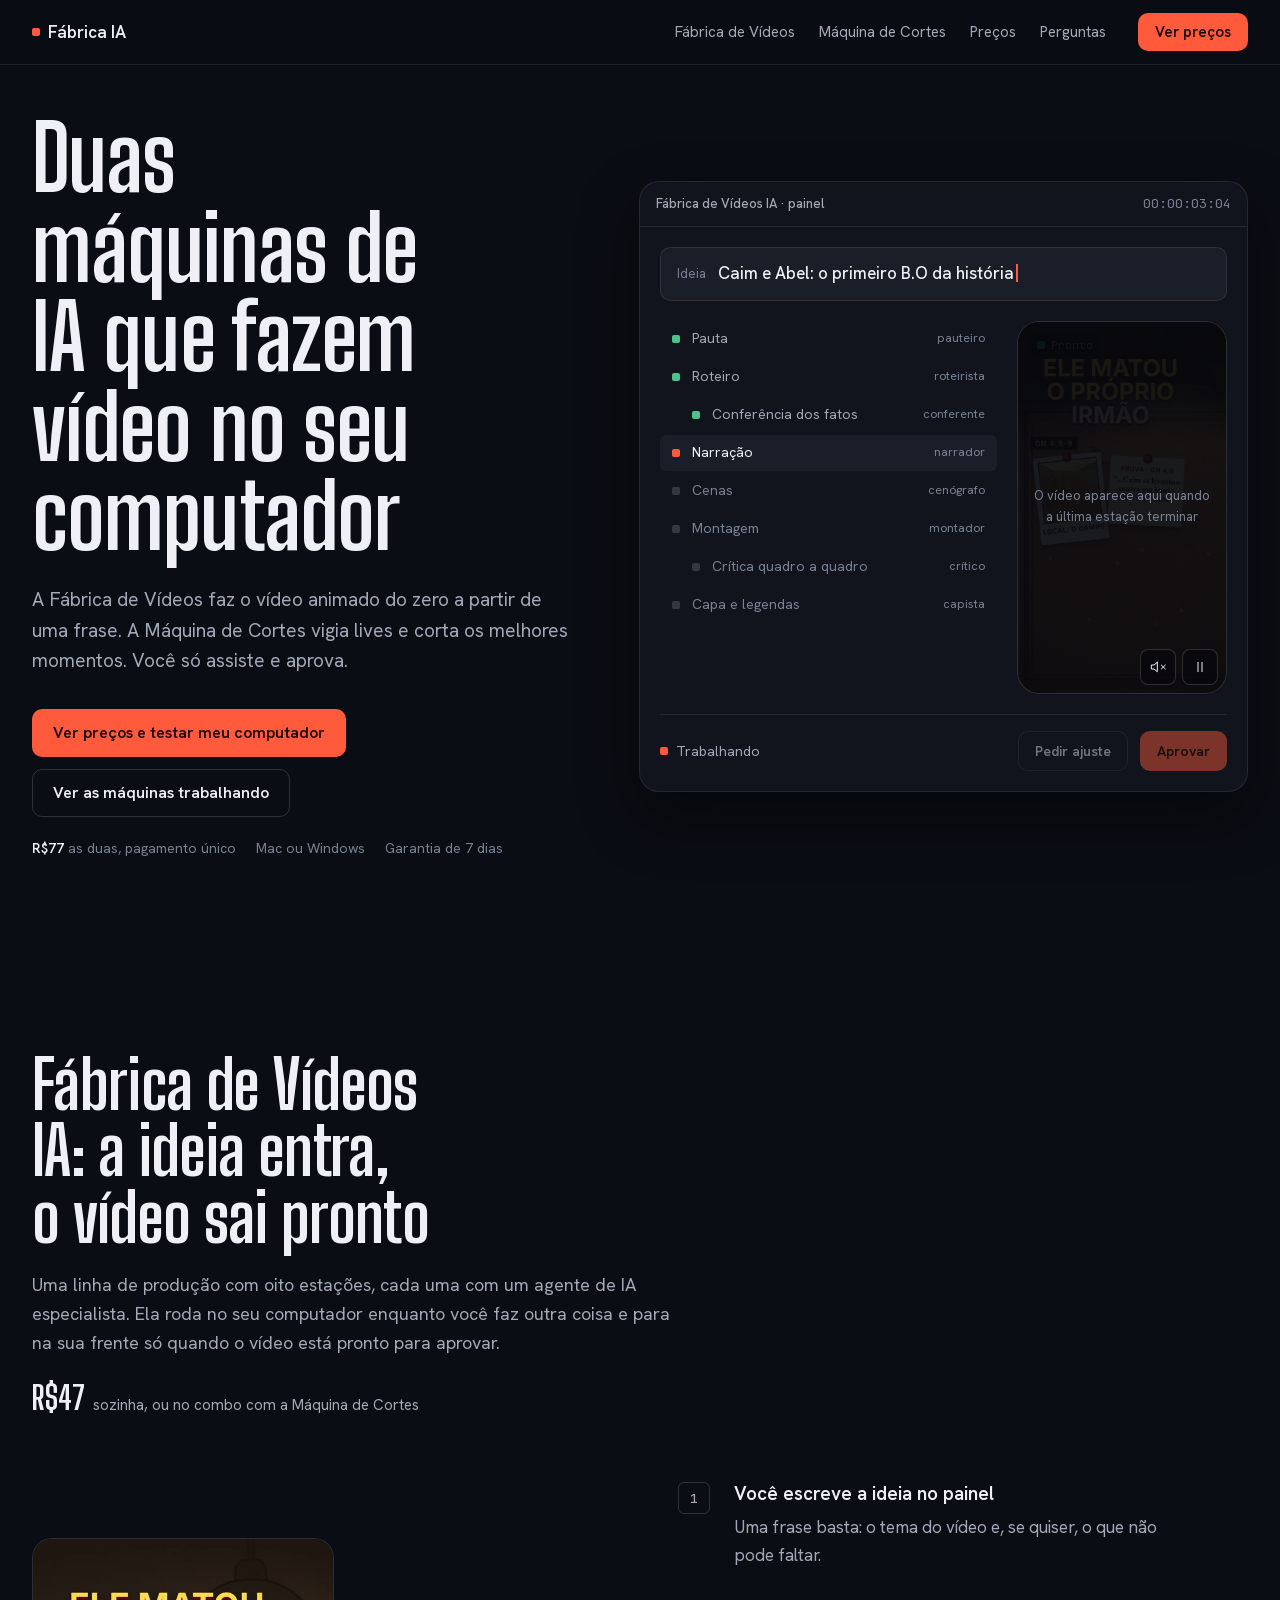
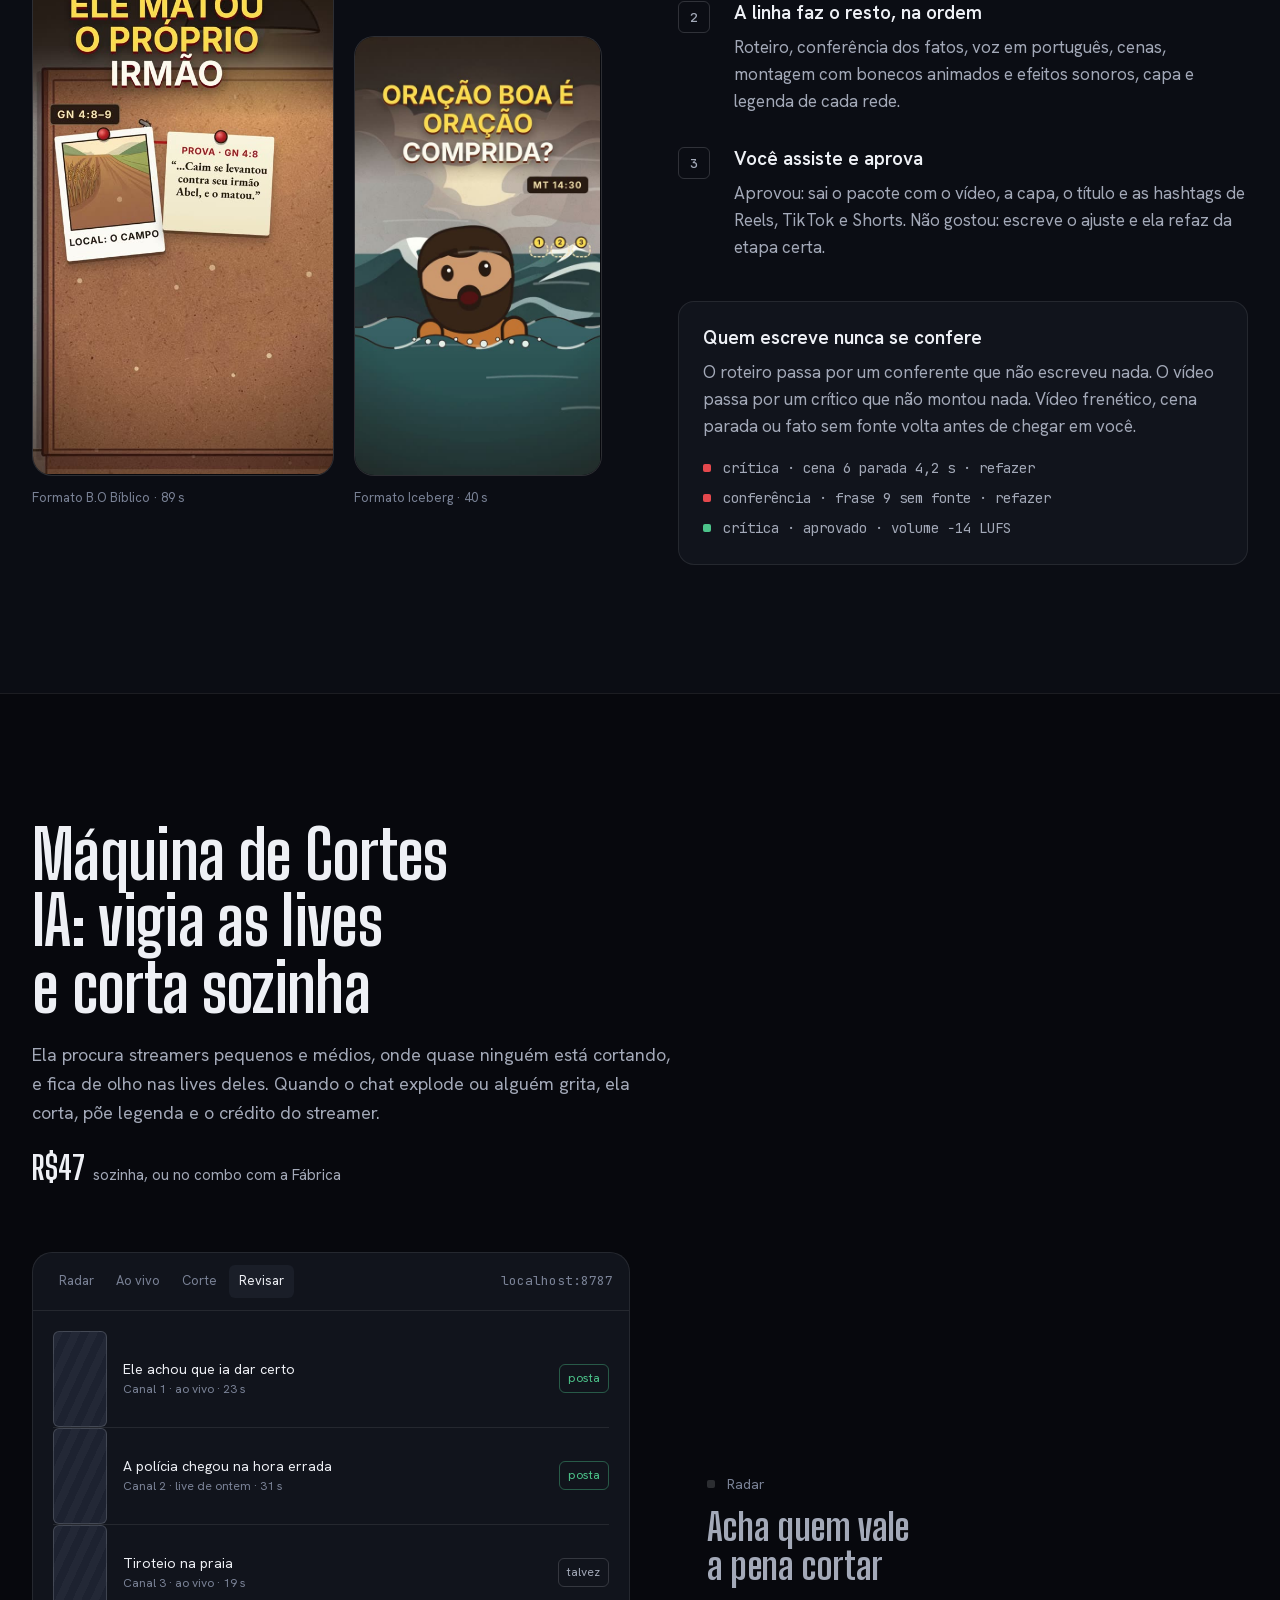
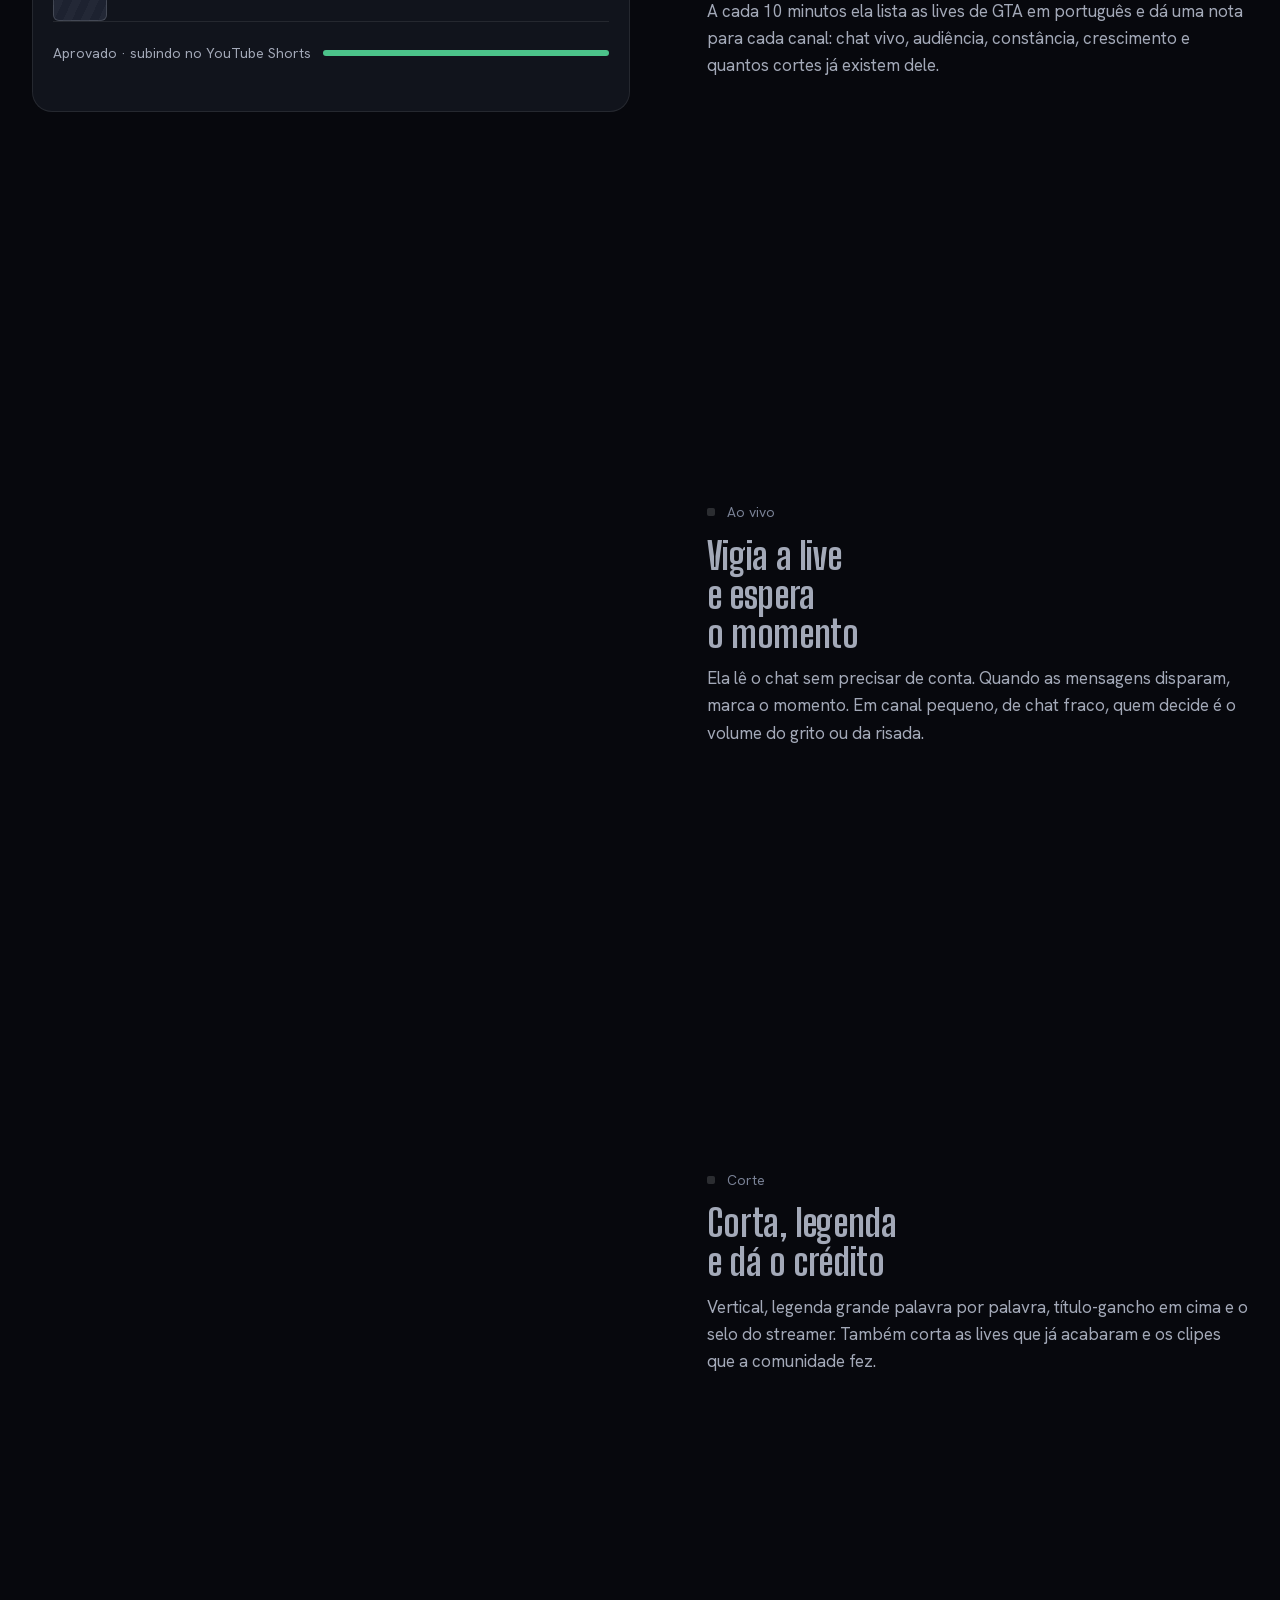
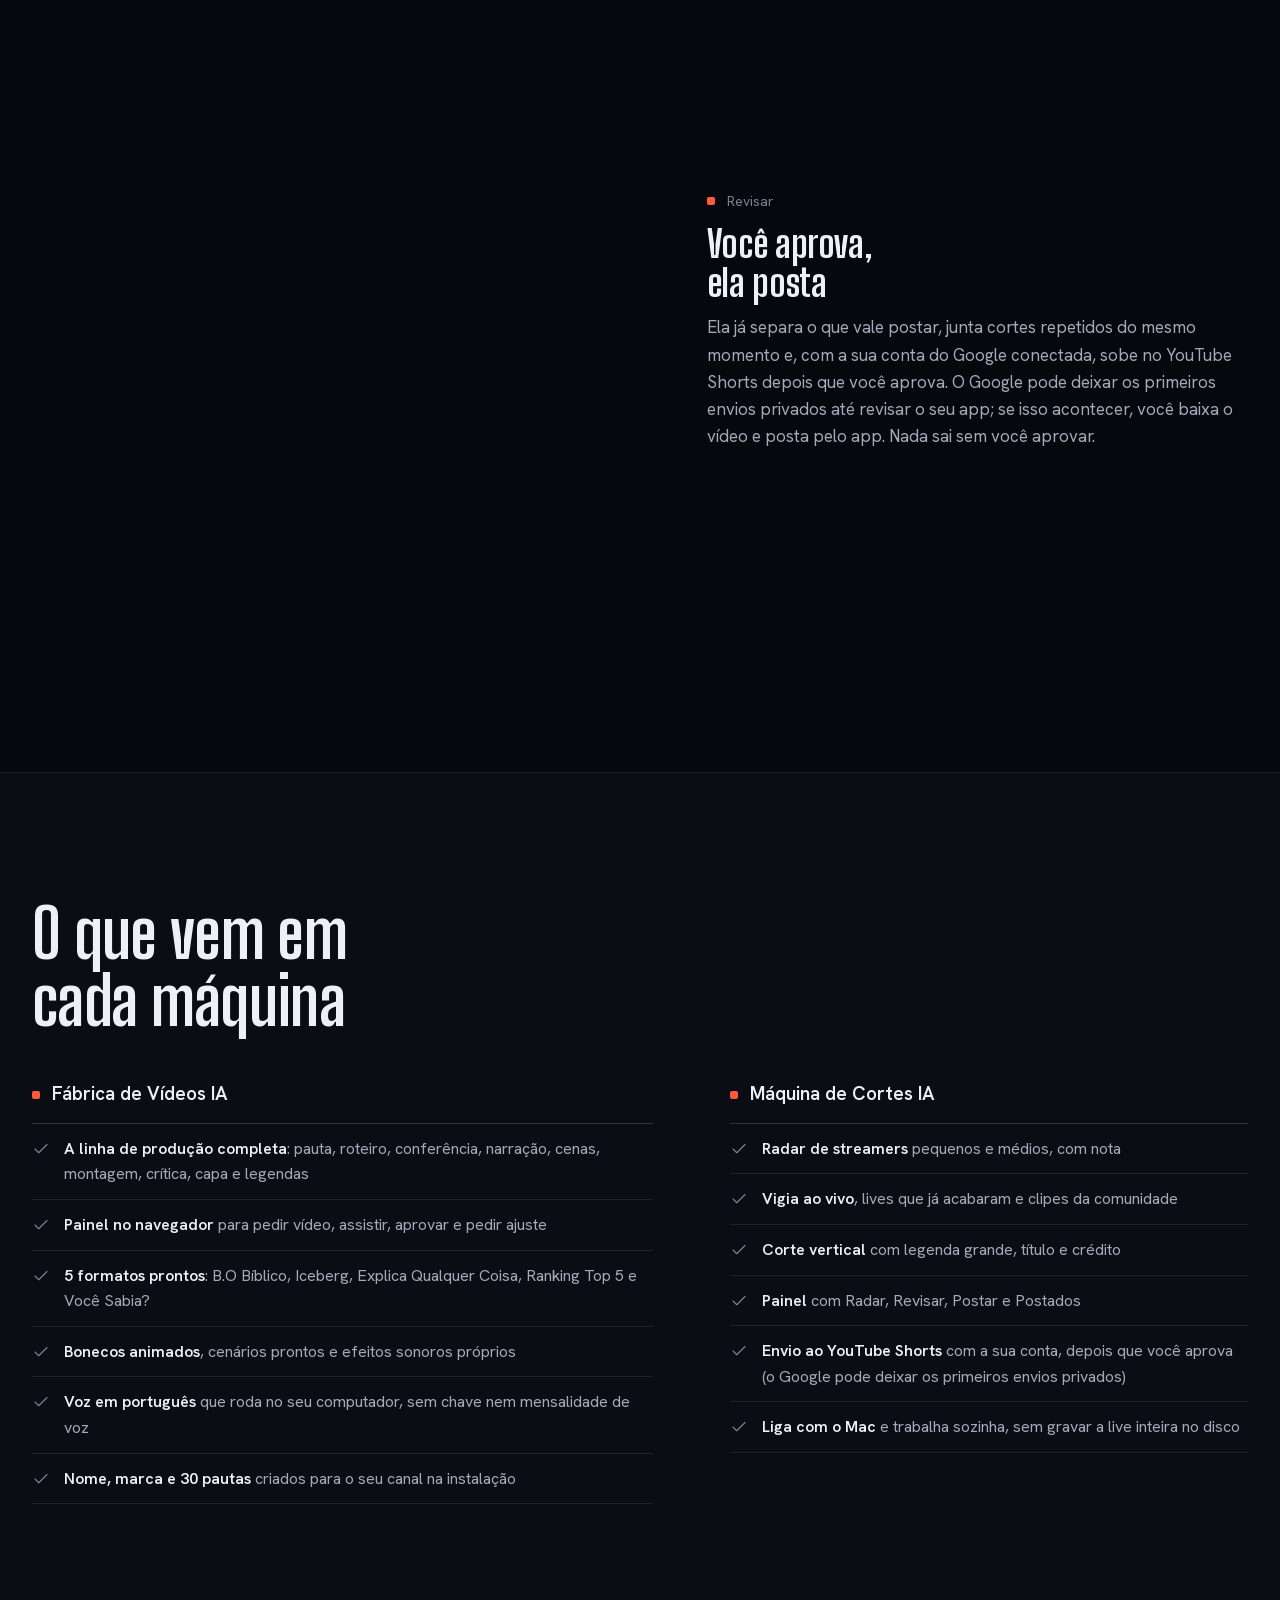
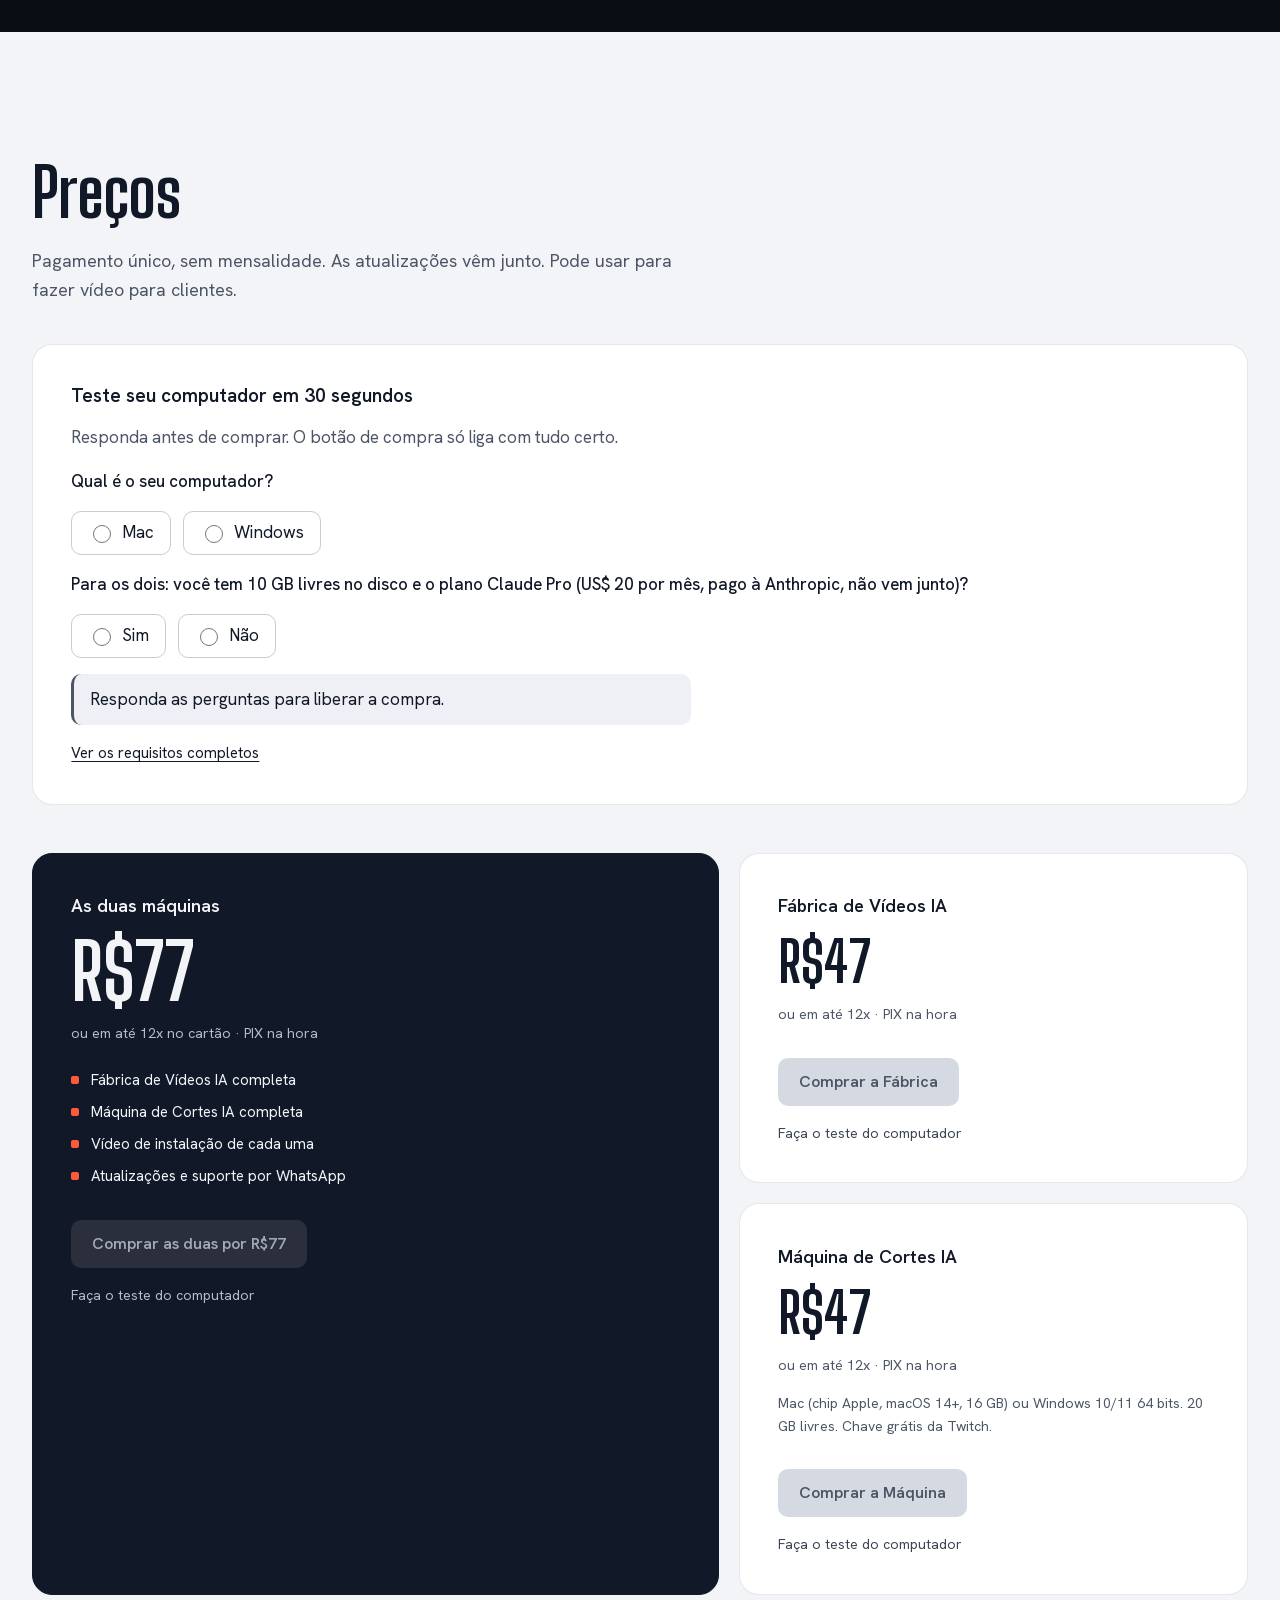
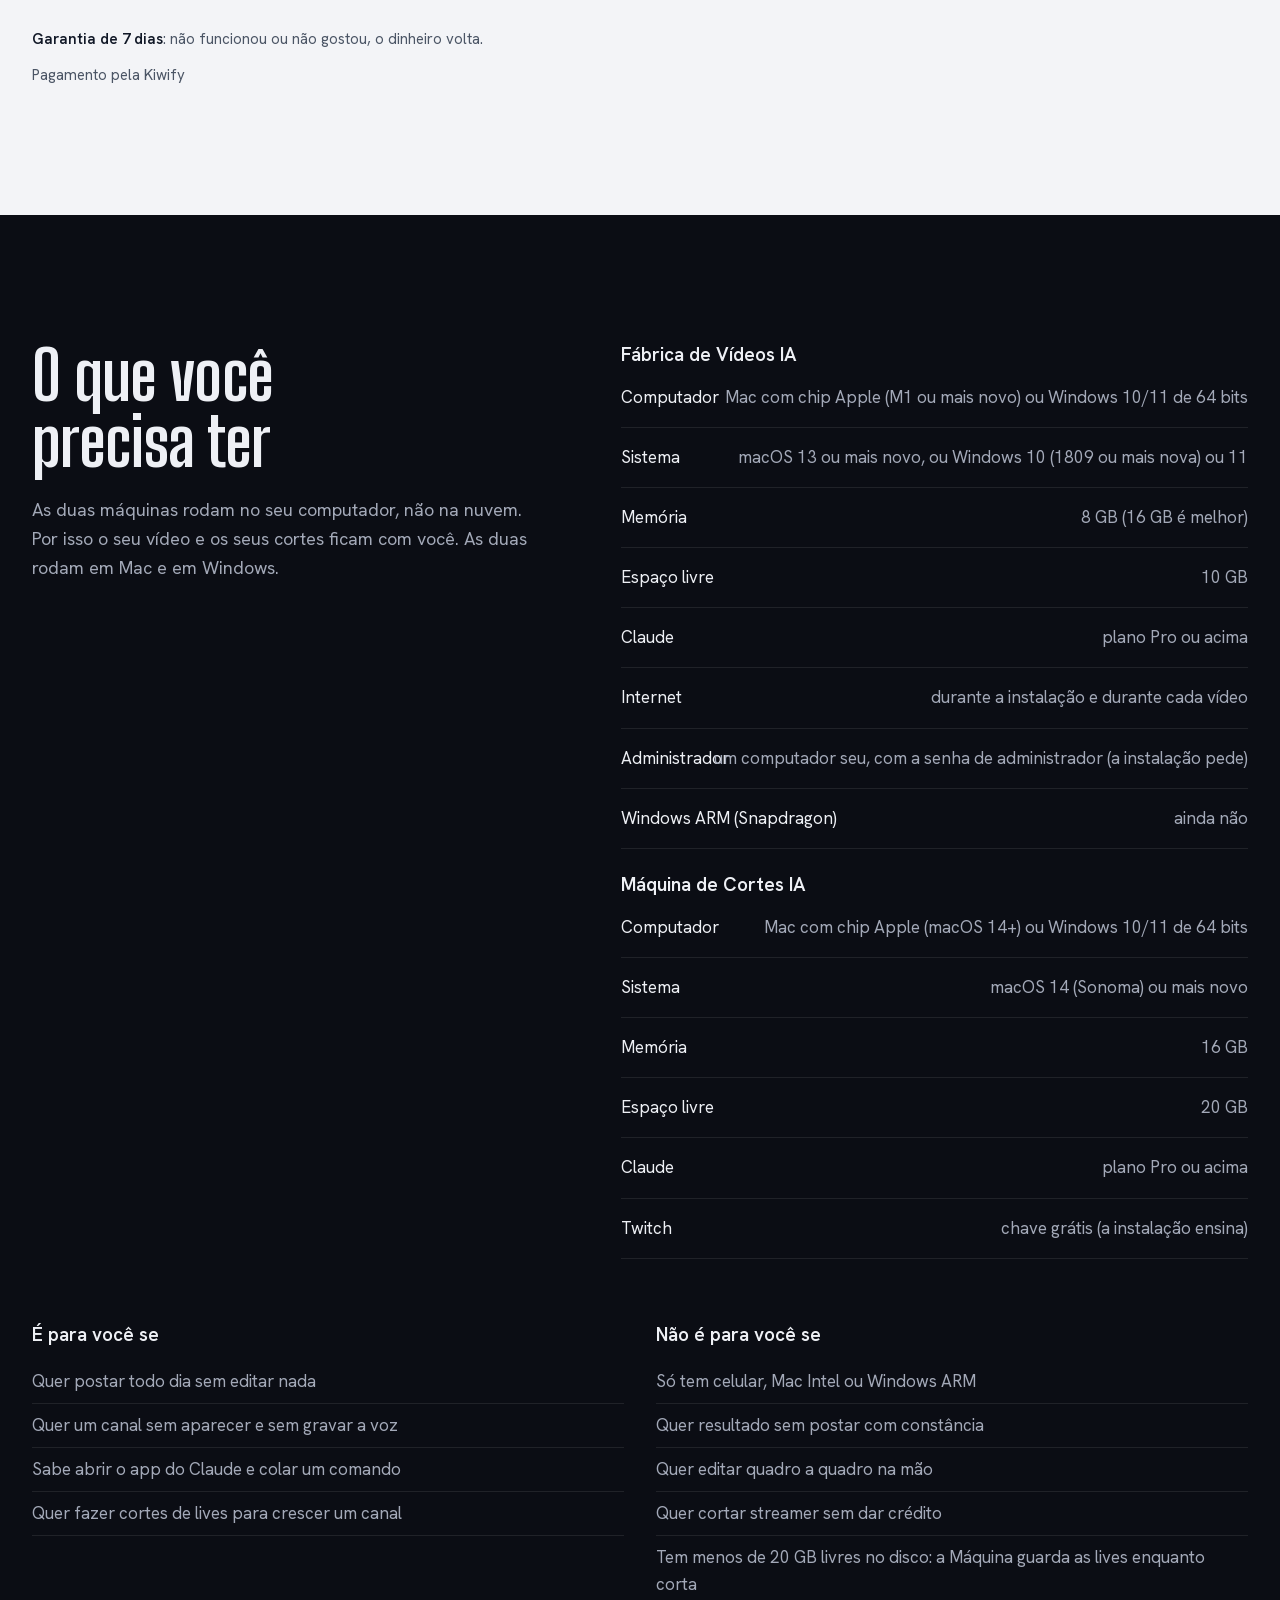
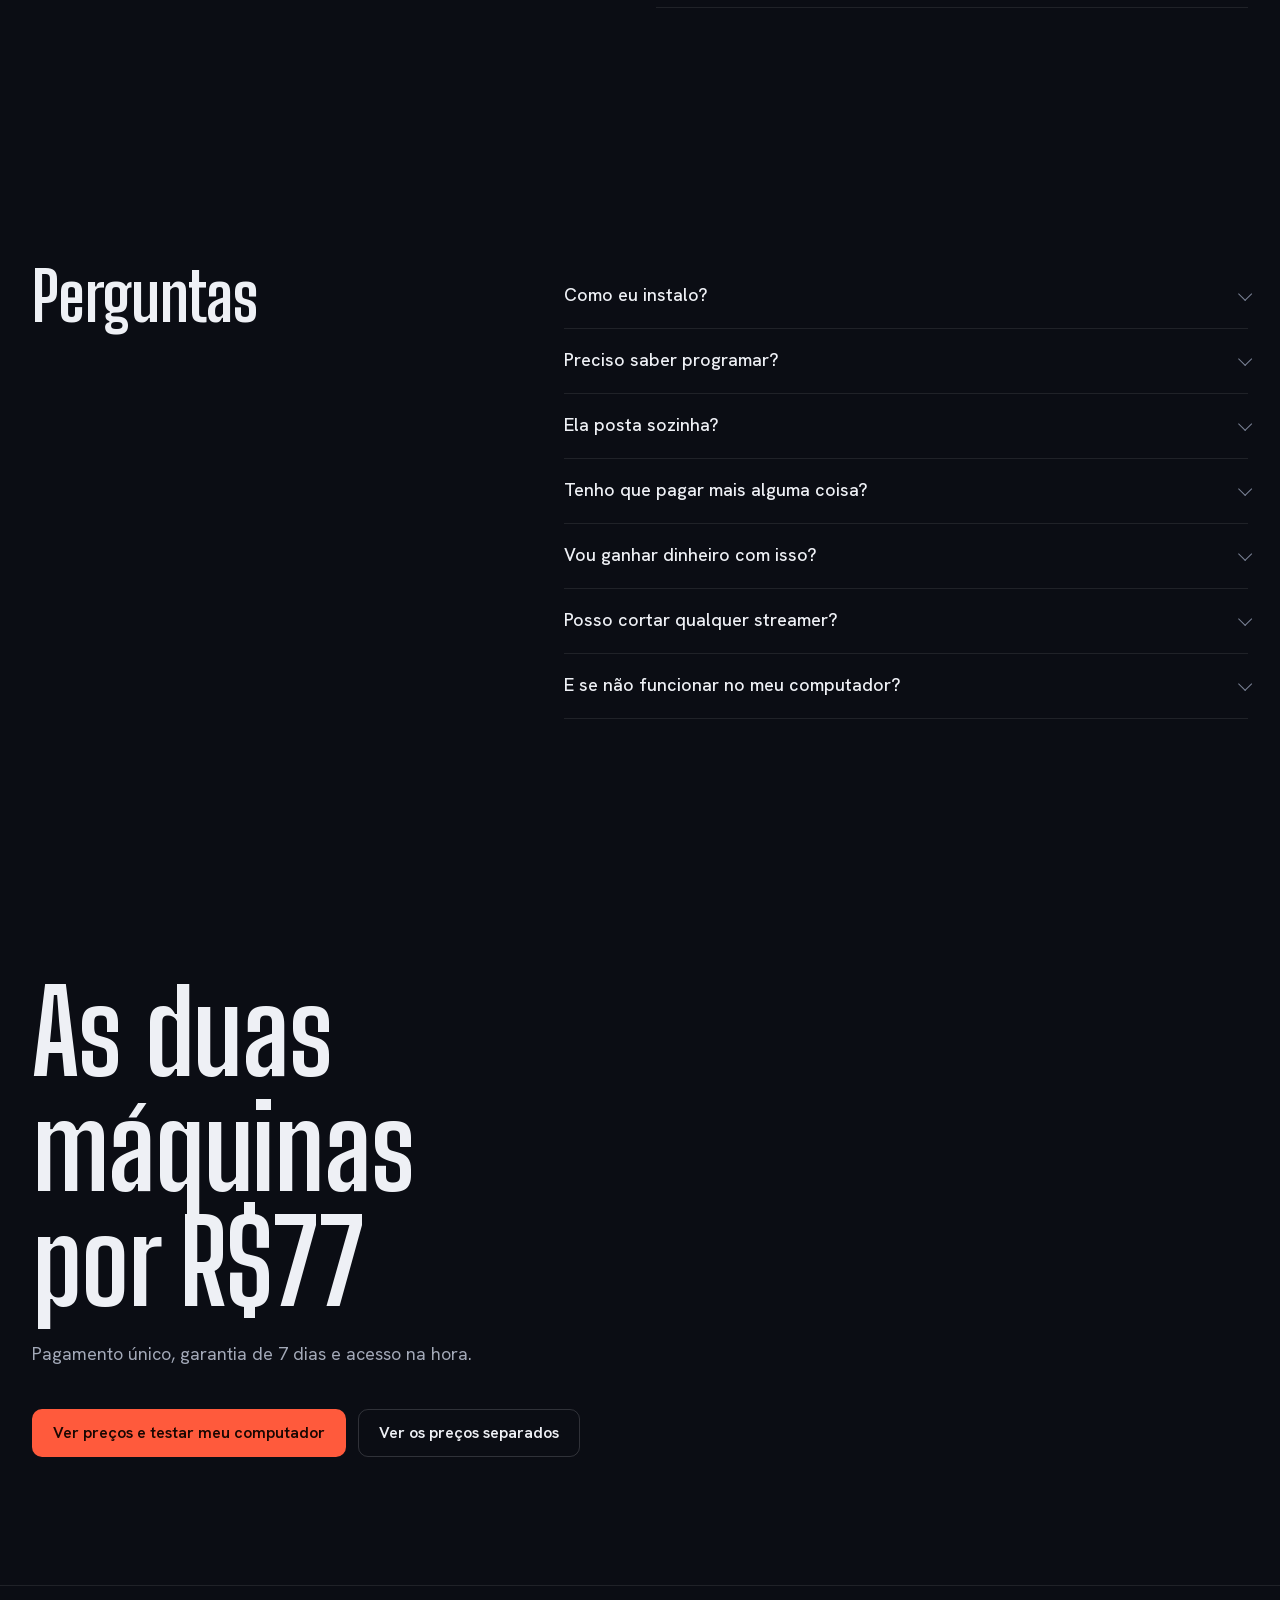
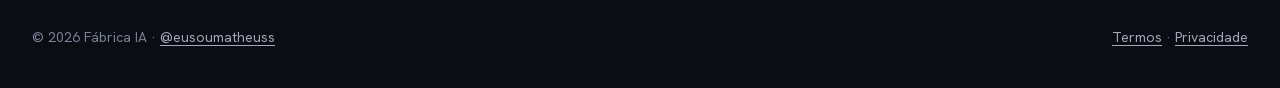
<file: index.html>
<!doctype html>
<html lang="pt-BR">
<head>
  <meta charset="utf-8">
  <meta name="viewport" content="width=device-width, initial-scale=1">
  <title>Fábrica de Vídeos IA e Máquina de Cortes IA · duas máquinas no seu computador</title>
  <meta name="description" content="Duas máquinas de IA que rodam no seu computador: a Fábrica faz vídeos animados do zero a partir de uma frase e a Máquina de Cortes corta lives sozinha. Você só aprova. R$77 as duas.">
  <meta property="og:title" content="Fábrica de Vídeos IA e Máquina de Cortes IA">
  <meta property="og:description" content="Você escreve a ideia, a Fábrica entrega o vídeo pronto. A Máquina vigia as lives e entrega os cortes. Você só aprova.">
  <meta property="og:image" content="media/caim-abel.jpg">
  <meta name="theme-color" content="#0b0d14">
  <link rel="icon" href="data:image/svg+xml,<svg xmlns='http://www.w3.org/2000/svg' viewBox='0 0 32 32'><rect width='32' height='32' rx='7' fill='%230b0d14'/><circle cx='16' cy='16' r='6' fill='%23ff5a3c'/></svg>">
  <link rel="preload" href="fonts/BigShouldersDisplay-700.woff2" as="font" type="font/woff2" crossorigin>
  <style>
    /* Direção
       Produto: duas máquinas de IA que rodam no computador do comprador; uma faz vídeo animado do zero, a outra corta lives sozinha.
       Caráter: ao vivo, exato, de chão de fábrica.
       Mundo: sala de controle de transmissão (monitores, timecode, luz de "no ar") + linha de produção com estações.
       Momentos: (1) o painel real no hero levando uma pauta pelas 8 estações até o vídeo pronto; (2) o monitor fixo da Máquina de Cortes acompanhando os passos.
       Assinatura: a luz de estação (quadradinho vermelho = trabalhando) e o timecode em mono. */
    @font-face{font-family:'Big Shoulders Display';font-weight:500;font-display:swap;src:url(fonts/BigShouldersDisplay-500.woff2) format('woff2')}
    @font-face{font-family:'Big Shoulders Display';font-weight:700;font-display:swap;src:url(fonts/BigShouldersDisplay-700.woff2) format('woff2')}
    @font-face{font-family:'Hanken Grotesk';font-weight:400;font-display:swap;src:url(fonts/HankenGrotesk-400.woff2) format('woff2')}
    @font-face{font-family:'Hanken Grotesk';font-weight:500;font-display:swap;src:url(fonts/HankenGrotesk-500.woff2) format('woff2')}
    @font-face{font-family:'Hanken Grotesk';font-weight:600;font-display:swap;src:url(fonts/HankenGrotesk-600.woff2) format('woff2')}
    @font-face{font-family:'JetBrains Mono';font-weight:400;font-display:swap;src:url(fonts/JetBrainsMono-400.woff2) format('woff2')}
    @font-face{font-family:'JetBrains Mono';font-weight:500;font-display:swap;src:url(fonts/JetBrainsMono-500.woff2) format('woff2')}

    :root {
      --font-ui: "Hanken Grotesk", system-ui, sans-serif;
      --font-display: "Big Shoulders Display", "Hanken Grotesk", sans-serif;
      --font-mono: "JetBrains Mono", ui-monospace, monospace;

      --deep: #07080d; --bg: #0b0d14; --surface: #11141c; --raised: #1a1e28;
      --text: #eef0f5; --text-2: #a3a9b8; --muted: #7a8296;
      --line: color-mix(in oklch, var(--text) 9%, transparent);
      --line-2: color-mix(in oklch, var(--text) 16%, transparent);
      --accent: #ff5a3c; --on-accent: #1a0702;
      --ok: #4cc38a; --bad: #e5484d;

      --paper: #f3f4f7; --paper-card: #ffffff; --ink: #111827; --ink-2: #4b5565; --ink-line: rgb(17 24 39 / .1);

      --s1: 4px; --s2: 8px; --s3: 12px; --s4: 16px; --s5: 20px; --s6: 24px;
      --s8: 32px; --s10: 40px; --s12: 48px; --s16: 64px; --s20: 80px; --s24: 96px; --s32: 128px;
      --wrap: 1240px; --gutter: clamp(16px, 4vw, 32px);
      --r-sm: 6px; --r-md: 10px; --r-lg: 16px; --r-xl: 20px;
      --ease: cubic-bezier(0.22, 1, 0.36, 1);
      --dur-fast: 150ms; --dur-base: 220ms; --dur-enter: 450ms; --stagger: 50ms;
    }

    *, *::before, *::after { box-sizing: border-box; }
    html { -webkit-text-size-adjust: 100%; scrollbar-color: var(--muted) var(--bg); caret-color: var(--accent); scroll-behavior: smooth; }
    body { margin: 0; background: var(--bg); color: var(--text); font: 400 17px/1.6 var(--font-ui); -webkit-font-smoothing: antialiased; overflow-x: clip; }
    img, video, svg { display: block; max-width: 100%; }
    h1, h2, h3 { font-family: var(--font-display); font-weight: 700; line-height: 1; margin: 0; text-wrap: balance; letter-spacing: -0.01em; }
    h3 { font-family: var(--font-ui); font-weight: 600; font-size: 19px; line-height: 1.3; letter-spacing: 0; }
    p { margin: 0; text-wrap: pretty; max-width: 62ch; }
    a { color: inherit; text-underline-offset: .22em; text-decoration-thickness: 1px; }
    ul, ol { margin: 0; padding: 0; list-style: none; }
    .num, .mono { font-variant-numeric: tabular-nums; }
    .mono { font-family: var(--font-mono); font-size: 13px; letter-spacing: 0; }
    ::selection { background: color-mix(in oklch, var(--accent) 35%, transparent); color: var(--text); }
    :focus-visible { outline: 2px solid var(--accent); outline-offset: 3px; border-radius: 4px; }
    .skip { position: absolute; left: var(--s4); top: -60px; z-index: 100; padding: var(--s3) var(--s4); background: var(--text); color: var(--bg); border-radius: var(--r-md); }
    .skip:focus-visible { top: var(--s4); }
    .wrap { width: min(100% - 2 * var(--gutter), var(--wrap)); margin-inline: auto; }

    /* luz de estação: a assinatura */
    .lamp { display: inline-block; width: 8px; height: 8px; border-radius: 2px; background: var(--line-2); flex: none; transition: background-color var(--dur-base) var(--ease); }
    .lamp.on { background: var(--accent); }
    .lamp.ok { background: var(--ok); }
    .lamp.bad { background: var(--bad); }

    /* nav */
    .nav { position: sticky; top: 0; z-index: 50; background: color-mix(in oklch, var(--bg) 86%, transparent); backdrop-filter: blur(12px); border-bottom: 1px solid var(--line); }
    .nav .wrap { display: flex; align-items: center; gap: var(--s8); height: 64px; }
    .logo { display: inline-flex; align-items: center; gap: var(--s2); font: 600 17px/1 var(--font-ui); text-decoration: none; margin-right: auto; }
    .nav ul { display: flex; gap: var(--s6); }
    .nav ul a { text-decoration: none; color: var(--text-2); font-size: 15px; transition: color var(--dur-fast) var(--ease); }
    .nav ul a:hover { color: var(--text); }
    .menu-btn { display: none; }

    /* botões */
    .btn { display: inline-flex; align-items: center; justify-content: center; gap: var(--s2); min-height: 48px; padding: 0 var(--s5); border-radius: var(--r-md); font: 600 16px/1 var(--font-ui); text-decoration: none; border: 1px solid transparent; cursor: pointer;
      transition: background-color var(--dur-fast) var(--ease), border-color var(--dur-fast) var(--ease), transform var(--dur-fast) var(--ease); }
    .btn:active { transform: scale(.98); }
    .btn-primary { background: var(--accent); color: var(--on-accent); }
    .btn-primary:hover { background: color-mix(in oklch, var(--accent) 86%, white); }
    .btn-secondary { background: transparent; color: var(--text); border-color: var(--line-2); }
    .btn-secondary:hover { background: var(--raised); }
    .nav .btn { min-height: 38px; padding: 0 var(--s4); font-size: 15px; }
    .btn-ink { background: var(--ink); color: var(--paper); }
    .btn-ink:hover { background: #283141; }
    .btn-line-ink { color: var(--ink); border-color: rgb(17 24 39 / .22); }
    .btn-line-ink:hover { background: rgb(17 24 39 / .05); }

    /* hero */
    .hero { min-height: calc(100svh - 64px); display: grid; align-items: center; padding-block: var(--s12) var(--s16); }
    .hero .wrap { display: grid; grid-template-columns: minmax(0, 1fr) minmax(0, 1.12fr); gap: clamp(var(--s8), 5vw, var(--s20)); align-items: center; }
    .hero h1 { font-size: clamp(52px, 7vw, 100px); max-width: 11ch; }
    .hero .sub { margin-top: var(--s6); font-size: clamp(18px, 1.5vw, 20px); color: var(--text-2); max-width: 34rem; }
    .hero .actions { display: flex; flex-wrap: wrap; gap: var(--s3); margin-top: var(--s8); }
    .fact { margin-top: var(--s5); color: var(--muted); font-size: 14px; display: flex; flex-wrap: wrap; gap: var(--s2) var(--s5); }
    .fact b { color: var(--text); font-weight: 600; }

    /* o painel do hero (momento 1) */
    .console { background: var(--surface); border: 1px solid var(--line); border-radius: var(--r-xl); box-shadow: 0 24px 60px rgb(0 0 0 / .45); overflow: hidden; }
    .console-bar { display: flex; align-items: center; gap: var(--s3); padding: var(--s3) var(--s4); border-bottom: 1px solid var(--line); color: var(--muted); }
    .console-bar .title { color: var(--text-2); font-size: 13px; font-weight: 500; margin-right: auto; }
    .console-body { display: grid; grid-template-columns: minmax(0, 1fr) 210px; gap: var(--s5); padding: var(--s5); }
    .pauta { grid-column: 1 / -1; display: flex; align-items: center; gap: var(--s3); background: var(--raised); border: 1px solid var(--line); border-radius: var(--r-md); padding: var(--s3) var(--s4); min-height: 48px; }
    .pauta .label { color: var(--muted); font-size: 13px; flex: none; }
    .pauta .typed { font-weight: 500; white-space: nowrap; overflow: hidden; text-overflow: ellipsis; }
    .pauta .typed::after { content: ""; display: inline-block; width: 2px; height: 1.05em; background: var(--accent); vertical-align: -0.15em; margin-left: 2px; opacity: var(--caret, 1); }
    .stations { display: grid; gap: 2px; align-content: start; }
    .st { display: grid; grid-template-columns: 8px minmax(0, 1fr) auto; align-items: center; gap: var(--s3); min-height: 36px; padding: 0 var(--s3); border-radius: var(--r-sm); font-size: 14px; color: var(--muted); transition: background-color var(--dur-base) var(--ease), color var(--dur-base) var(--ease); }
    .st.run { background: var(--raised); color: var(--text); }
    .st.done { color: var(--text-2); }
    .st .who { font-size: 12px; color: var(--muted); }
    .st.judge { margin-left: var(--s5); }
    .st .note { grid-column: 2 / -1; font-size: 12.5px; color: var(--bad); line-height: 1.35; padding-bottom: 6px; display: none; }
    .st.flag .note { display: block; }
    .phone { position: relative; aspect-ratio: 9 / 16; border-radius: 22px; overflow: hidden; background: var(--deep); border: 1px solid var(--line-2); align-self: start; }
    .phone video, .phone img { width: 100%; height: 100%; object-fit: cover; }
    .phone .veil { position: absolute; inset: 0; display: grid; place-items: center; text-align: center; padding: var(--s4); background: color-mix(in oklch, var(--deep) 92%, transparent); color: var(--muted); font-size: 13px; transition: opacity var(--dur-enter) var(--ease); }
    .phone.ready .veil { opacity: 0; pointer-events: none; }
    .phone .tc { position: absolute; left: var(--s3); top: var(--s3); display: flex; gap: 6px; align-items: center; padding: 3px 7px; border-radius: 4px; background: rgb(7 8 13 / .7); color: var(--text-2); font-size: 11px; }
    .phone .vctl { position: absolute; right: var(--s2); bottom: var(--s2); display: flex; gap: 6px; }
    .icon-btn { width: 36px; height: 36px; display: grid; place-items: center; border-radius: 8px; border: 1px solid var(--line-2); background: rgb(7 8 13 / .72); color: var(--text); cursor: pointer; transition: background-color var(--dur-fast) var(--ease); }
    .icon-btn:hover { background: var(--raised); }
    .icon-btn svg { width: 16px; height: 16px; }
    .approve { grid-column: 1 / -1; display: flex; align-items: center; gap: var(--s3); flex-wrap: wrap; border-top: 1px solid var(--line); padding-top: var(--s4); }
    .approve .state { margin-right: auto; font-size: 14px; color: var(--text-2); display: flex; align-items: center; gap: var(--s2); }
    .approve .btn { min-height: 40px; font-size: 14px; padding: 0 var(--s4); }
    .approve .btn[disabled] { opacity: .45; cursor: not-allowed; }
    .rerun { background: none; border: 0; color: var(--muted); font: inherit; font-size: 13px; cursor: pointer; text-decoration: underline; text-underline-offset: .2em; padding: var(--s2); }
    .rerun:hover { color: var(--text); }

    /* seções */
    main > section { padding-block: clamp(var(--s20), 10vw, var(--s32)); }
    .h2 { font-size: clamp(40px, 5.2vw, 72px); max-width: 16ch; }
    .lead { margin-top: var(--s5); font-size: clamp(18px, 1.4vw, 20px); color: var(--text-2); max-width: 40rem; }
    .price-tag { display: inline-flex; align-items: baseline; gap: var(--s2); margin-top: var(--s6); color: var(--text-2); font-size: 15px; }
    .price-tag b { font: 700 32px/1 var(--font-display); color: var(--text); }

    /* Fábrica */
    .fab .grid { display: grid; grid-template-columns: minmax(0, 1fr) minmax(0, 1fr); gap: clamp(var(--s10), 6vw, var(--s24)); align-items: center; margin-top: var(--s16); }
    .reels { display: grid; grid-template-columns: 1.1fr .9fr; gap: var(--s5); align-items: end; }
    .reels figure { margin: 0; }
    .reels figcaption { margin-top: var(--s3); font-size: 13px; color: var(--muted); }
    .reels .phone { border-radius: 20px; }
    .steps { display: grid; gap: var(--s8); counter-reset: s; }
    .steps li { display: grid; grid-template-columns: 40px minmax(0, 1fr); gap: var(--s4); }
    .steps li::before { counter-increment: s; content: counter(s); font: 500 13px/32px var(--font-mono); width: 32px; height: 32px; text-align: center; border: 1px solid var(--line-2); border-radius: var(--r-sm); color: var(--text-2); }
    .steps p { color: var(--text-2); margin-top: var(--s2); }
    .judge-box { margin-top: var(--s10); padding: var(--s6); border-radius: var(--r-lg); background: var(--surface); border: 1px solid var(--line); }
    .judge-box p { color: var(--text-2); margin-top: var(--s2); }
    .judge-log { margin-top: var(--s4); display: grid; gap: var(--s2); }
    .judge-log li { display: flex; gap: var(--s3); align-items: baseline; font-size: 14px; color: var(--text-2); }
    .judge-log .lamp { transform: translateY(-1px); }

    /* Máquina de Cortes (momento 2: monitor fixo) */
    .cortes { background: var(--deep); border-block: 1px solid var(--line); }
    .cortes .grid { display: grid; grid-template-columns: minmax(0, 1.05fr) minmax(0, .95fr); gap: clamp(var(--s10), 6vw, var(--s24)); margin-top: var(--s16); }
    .monitor-wrap { position: sticky; top: 96px; align-self: start; }
    .monitor { background: var(--surface); border: 1px solid var(--line); border-radius: var(--r-xl); overflow: hidden; }
    .monitor-bar { display: flex; align-items: center; gap: var(--s3); padding: var(--s3) var(--s4); border-bottom: 1px solid var(--line); }
    .tabs { display: flex; gap: 2px; margin-right: auto; overflow-x: auto; }
    .tabs span { padding: 6px 10px; border-radius: var(--r-sm); font-size: 13px; color: var(--muted); white-space: nowrap; transition: background-color var(--dur-base) var(--ease), color var(--dur-base) var(--ease); }
    .tabs span.on { background: var(--raised); color: var(--text); }
    .screen { position: relative; min-height: 400px; }
    .pane { position: absolute; inset: 0; padding: var(--s5); opacity: 0; transform: translateY(6px); transition: opacity var(--dur-enter) var(--ease), transform var(--dur-enter) var(--ease); pointer-events: none; }
    .pane.on { opacity: 1; transform: none; pointer-events: auto; }
    .radar li { display: grid; grid-template-columns: minmax(0, 1fr) 64px 120px; gap: var(--s3); align-items: center; min-height: 52px; border-bottom: 1px solid var(--line); font-size: 14px; }
    .radar li:last-child { border-bottom: 0; }
    .radar .who { display: grid; }
    .radar .who small { color: var(--muted); font-size: 12px; }
    .radar .score { font: 500 15px/1 var(--font-mono); text-align: right; }
    .bar { height: 6px; border-radius: 3px; background: var(--raised); overflow: hidden; }
    .bar i { display: block; height: 100%; width: var(--w); background: var(--text-2); border-radius: 3px; }
    .radar li.top .bar i { background: var(--accent); }
    .chart-head { display: flex; justify-content: space-between; align-items: baseline; gap: var(--s4); margin-bottom: var(--s3); font-size: 14px; color: var(--text-2); }
    .chart { width: 100%; height: 240px; }
    .chart .grid-l { stroke: var(--line); }
    .chart .line { fill: none; stroke: var(--text-2); stroke-width: 2; }
    .chart .peak { fill: var(--accent); }
    .chart .cut { fill: color-mix(in oklch, var(--accent) 16%, transparent); stroke: var(--accent); stroke-dasharray: 4 4; }
    .chart text { fill: var(--muted); font: 11px var(--font-mono); }
    .chart-note { margin-top: var(--s3); font-size: 14px; color: var(--text-2); display: flex; gap: var(--s2); align-items: center; }
    .clip { display: grid; grid-template-columns: 180px minmax(0, 1fr); gap: var(--s5); align-items: start; }
    .clip-frame { position: relative; aspect-ratio: 9 / 16; border-radius: 16px; overflow: hidden; background: linear-gradient(#1a1e28, #11141c); border: 1px solid var(--line-2); }
    .clip-frame .game { position: absolute; inset: 28% 0; background: repeating-linear-gradient(115deg, #232836 0 14px, #1d2230 14px 28px); }
    .clip-frame .headline { position: absolute; left: 8%; right: 8%; top: 9%; font: 700 19px/1.05 var(--font-display); text-align: center; }
    .clip-frame .caption { position: absolute; left: 8%; right: 8%; bottom: 22%; text-align: center; font: 700 15px/1.15 var(--font-ui); }
    .clip-frame .caption mark { background: var(--accent); color: var(--on-accent); padding: 0 4px; border-radius: 3px; }
    .clip-frame .credit { position: absolute; left: 8%; bottom: 8%; font: 500 10px/1 var(--font-mono); background: rgb(7 8 13 / .75); padding: 5px 7px; border-radius: 4px; color: var(--text-2); }
    .kv { display: grid; gap: var(--s3); font-size: 14px; }
    .kv div { display: grid; grid-template-columns: 96px minmax(0, 1fr); gap: var(--s3); }
    .kv dt { color: var(--muted); } .kv dd { margin: 0; color: var(--text); }
    .review li { display: grid; grid-template-columns: 54px minmax(0, 1fr) auto; gap: var(--s4); align-items: center; min-height: 72px; border-bottom: 1px solid var(--line); }
    .review .thumb { width: 54px; aspect-ratio: 9/16; border-radius: 6px; background: repeating-linear-gradient(115deg, #232836 0 8px, #1d2230 8px 16px); border: 1px solid var(--line-2); }
    .review .t { font-size: 14px; } .review .t small { display: block; color: var(--muted); font-size: 12px; }
    .tag { font-size: 12px; padding: 4px 8px; border-radius: var(--r-sm); border: 1px solid var(--line-2); color: var(--text-2); white-space: nowrap; }
    .tag.go { color: var(--ok); border-color: color-mix(in oklch, var(--ok) 40%, transparent); }
    .upload { margin-top: var(--s5); display: flex; align-items: center; gap: var(--s3); font-size: 14px; color: var(--text-2); }
    .progress { flex: 1; height: 6px; border-radius: 3px; background: var(--raised); overflow: hidden; }
    .progress i { display: block; height: 100%; width: 0; background: var(--ok); transition: width 1.6s var(--ease); }
    .pane.on .progress i { width: 100%; }
    .chapters { display: grid; }
    .chapter { min-height: 72vh; display: grid; align-content: center; gap: var(--s3); padding-block: var(--s8); }
    .chapter .k { display: flex; align-items: center; gap: var(--s3); color: var(--muted); font-size: 14px; }
    .chapter h3 { font-family: var(--font-display); font-weight: 700; font-size: clamp(30px, 3vw, 42px); line-height: 1.02; letter-spacing: -0.01em; max-width: 14ch; }
    .chapter p { color: var(--text-2); }
    .chapter:not(.on) { color: var(--muted); }
    .chapter:not(.on) h3 { color: var(--text-2); }
    .chapter.on .lamp { background: var(--accent); }

    /* Dentro */
    .inside .cols { display: grid; grid-template-columns: minmax(0, 1.2fr) minmax(0, 1fr); gap: clamp(var(--s10), 6vw, var(--s24)); margin-top: var(--s12); }
    .inside h3 { display: flex; align-items: center; gap: var(--s3); padding-bottom: var(--s4); border-bottom: 1px solid var(--line-2); }
    .list li { display: grid; grid-template-columns: 20px minmax(0, 1fr); gap: var(--s3); padding-block: var(--s3); border-bottom: 1px solid var(--line); color: var(--text-2); font-size: 16px; }
    .list li b { color: var(--text); font-weight: 600; }
    .list svg { width: 18px; height: 18px; margin-top: 4px; color: var(--muted); }

    /* Preços (faixa clara) */
    .prices { background: var(--paper); color: var(--ink); }
    .prices ::selection { color: var(--ink); }
    .prices .lead { color: var(--ink-2); }
    .plans { display: grid; grid-template-columns: minmax(0, 1.35fr) minmax(0, 1fr); gap: var(--s5); margin-top: var(--s12); }
    .plan { background: var(--paper-card); border: 1px solid var(--ink-line); border-radius: var(--r-xl); padding: clamp(var(--s6), 3vw, var(--s10)); display: grid; align-content: start; gap: var(--s4); }
    .plan.combo { background: var(--ink); color: var(--paper); border-color: var(--ink); grid-row: span 2; }
    .plan .name { font-weight: 600; font-size: 18px; }
    .plan .amount { font: 700 clamp(56px, 6vw, 88px)/0.9 var(--font-display); letter-spacing: -0.01em; }
    .plan.single .amount { font-size: 56px; }
    .plan .terms { font-size: 14px; color: var(--ink-2); }
    .plan.combo .terms { color: #b6bccb; }
    .plan ul { display: grid; gap: var(--s2); font-size: 15px; margin-top: var(--s2); }
    .plan ul li { display: flex; gap: var(--s3); align-items: baseline; }
    .plan ul li::before { content: ""; width: 8px; height: 8px; border-radius: 2px; background: currentColor; opacity: .35; flex: none; transform: translateY(-1px); }
    .plan.combo ul li::before { background: var(--accent); opacity: 1; }
    .plan .btn { justify-self: start; margin-top: var(--s4); }
    .guarantee { margin-top: var(--s8); display: flex; flex-wrap: wrap; gap: var(--s3) var(--s8); font-size: 15px; color: var(--ink-2); }
    .guarantee b { color: var(--ink); font-weight: 600; }

    /* Requisitos */
    .reqs .grid { display: grid; grid-template-columns: minmax(0, .9fr) minmax(0, 1.1fr); gap: clamp(var(--s10), 6vw, var(--s24)); align-items: start; }
    .req li { display: grid; grid-template-columns: minmax(0, 1fr) auto; gap: var(--s4); padding-block: var(--s4); border-bottom: 1px solid var(--line); }
    .req li span:last-child { color: var(--text-2); text-align: right; }
    .who-for { display: grid; grid-template-columns: 1fr 1fr; gap: var(--s8); margin-top: var(--s16); }
    .who-for h3 { margin-bottom: var(--s3); }
    .who-for li { padding-block: var(--s2); color: var(--text-2); border-bottom: 1px solid var(--line); }

    .req-two h3 { margin-top: var(--s6); }
    .req-two h3:first-child { margin-top: 0; }
    .gate { margin: var(--s10) 0 var(--s5); padding: clamp(var(--s6), 3vw, var(--s10)); background: var(--paper-card); color: var(--ink); border: 1px solid var(--ink-line); border-radius: var(--r-xl); display: grid; gap: var(--s4); }
    .gate[hidden], .gate [hidden] { display: none; }
    .gate-more, .gate-go { font-size: 15px; }
    .gate a { color: var(--ink); text-decoration: underline; text-underline-offset: 3px; }
    .gate-lead { color: var(--ink-2); }
    .gate fieldset { border: 0; padding: 0; margin: 0; display: flex; flex-wrap: wrap; gap: var(--s2) var(--s3); align-items: center; }
    .gate legend { float: left; width: 100%; padding: 0; margin-bottom: var(--s2); font-weight: 500; }
    .gate .opt { display: inline-flex; align-items: center; gap: var(--s2); min-height: 44px; padding: 0 var(--s4); border: 1px solid rgb(17 24 39 / .22); border-radius: var(--r-md); cursor: pointer; }
    .gate .opt:has(input:checked) { border-color: var(--accent); background: #fff1ed; }
    .gate .opt:has(input:focus-visible) { outline: 2px solid var(--accent); outline-offset: 2px; }
    .gate input { accent-color: var(--accent); width: 18px; height: 18px; }
    .gate-msg { padding: var(--s3) var(--s4); border-radius: var(--r-md); background: #eef0f5; color: var(--ink); border-left: 3px solid var(--ink-2); }
    .gate.good .gate-msg { border-left-color: #1f8f5f; }
    .gate.bad .gate-msg { border-left-color: #c8323a; }
    .buy-note { font-size: 14px; color: #3b4452; }
    .plan.combo .buy-note { color: #b6bccb; }
    .btn[aria-disabled="true"] { background: #d5d9e1; color: #4b5565; border-color: transparent; cursor: not-allowed; }
    .btn[aria-disabled="true"]:hover { background: #d5d9e1; }
    .plan.combo .btn[aria-disabled="true"] { background: #2a2f3b; color: #a3a9b8; }
    .plan.combo .btn[aria-disabled="true"]:hover { background: #2a2f3b; }

    /* Perguntas */
    .faq .wrap { display: grid; grid-template-columns: minmax(0, .8fr) minmax(0, 1.2fr); gap: clamp(var(--s10), 6vw, var(--s24)); align-items: start; }
    details { border-bottom: 1px solid var(--line); }
    summary { list-style: none; cursor: pointer; display: flex; justify-content: space-between; gap: var(--s4); align-items: center; min-height: 64px; font-weight: 500; font-size: 18px; }
    summary::-webkit-details-marker { display: none; }
    summary::after { content: ""; width: 10px; height: 10px; border-right: 1.5px solid var(--muted); border-bottom: 1.5px solid var(--muted); transform: rotate(45deg) translateY(-3px); transition: transform var(--dur-base) var(--ease); flex: none; }
    details[open] summary::after { transform: rotate(225deg); }
    details p { color: var(--text-2); padding-bottom: var(--s5); }

    /* Fechamento */
    .close { text-align: left; }
    .close .big { font-size: clamp(56px, 9vw, 144px); max-width: 12ch; }
    .close .actions { display: flex; flex-wrap: wrap; gap: var(--s3); margin-top: var(--s10); }
    footer { border-top: 1px solid var(--line); padding-block: var(--s10); color: var(--muted); font-size: 14px; }
    footer .wrap { display: flex; flex-wrap: wrap; gap: var(--s4) var(--s8); justify-content: space-between; }
    footer a { color: var(--text-2); }

    /* barra de compra no celular */
    .buybar { display: none; }

    @keyframes enter { from { opacity: 0; transform: translateY(10px); } }
    [data-enter] > * { animation: enter var(--dur-enter) var(--ease) both; animation-delay: calc(var(--i, 0) * var(--stagger)); }

    @media (max-width: 1080px) {
      .hero .wrap, .fab .grid, .cortes .grid, .inside .cols, .reqs .grid, .faq .wrap { grid-template-columns: minmax(0, 1fr); }
      .monitor-wrap { position: sticky; top: 72px; z-index: 2; }
      .chapter { min-height: 56vh; }
      .plans { grid-template-columns: minmax(0, 1fr) minmax(0, 1fr); }
      .plan.combo { grid-column: 1 / -1; grid-row: auto; }
    }
    @media (max-width: 760px) {
      .nav ul, .nav .btn-primary { display: none; }
      .menu-btn { display: inline-flex; align-items: center; min-height: 44px; padding: 0 var(--s3); background: none; border: 1px solid var(--line-2); border-radius: var(--r-md); color: var(--text); font: inherit; }
      .nav.open { backdrop-filter: none; background: var(--bg); }
      .nav.open ul { display: flex; flex-direction: column; position: fixed; top: 64px; left: 0; right: 0; height: calc(100svh - 64px); background: var(--bg); padding: var(--s8) var(--gutter); gap: var(--s5); }
      .nav.open ul a { font-size: 24px; color: var(--text); }
      body:has(.nav.open) { overflow: hidden; }
      .hero .actions .btn, .close .actions .btn, .plan .btn { width: 100%; }
      .console-body { grid-template-columns: minmax(0, 1fr) 128px; gap: var(--s3); padding: var(--s3); }
      .st { font-size: 13px; padding: 0 var(--s2); gap: var(--s2); }
      .st .who { display: none; }
      .st.judge { margin-left: var(--s3); }
      .phone { border-radius: 16px; }
      .reels { grid-template-columns: 1fr 1fr; gap: var(--s3); }
      .screen { min-height: 360px; }
      .radar li { grid-template-columns: minmax(0, 1fr) 48px 64px; }
      .clip { grid-template-columns: 120px minmax(0, 1fr); gap: var(--s4); }
      .clip-frame .headline { font-size: 14px; } .clip-frame .caption { font-size: 11px; }
      .plans, .who-for { grid-template-columns: minmax(0, 1fr); }
      .monitor-wrap { top: 72px; }
      .monitor-bar .mono { display: none; }
      .screen { min-height: 272px; }
      .pane { padding: var(--s4); }
      .chart { height: 150px; }
      .radar li { min-height: 44px; font-size: 13px; }
      .review li { min-height: 60px; grid-template-columns: 34px minmax(0, 1fr) auto; gap: var(--s3); }
      .review .thumb { width: 34px; }
      .kv { font-size: 13px; } .kv div { grid-template-columns: 72px minmax(0, 1fr); } .kv div:nth-child(n+4) { display: none; }
      .chapter { min-height: 62vh; align-content: end; padding-bottom: var(--s16); }
      .st:has(.note) { min-height: 36px; }
      .buybar { display: flex; position: fixed; z-index: 40; left: 0; right: 0; bottom: 0; padding: var(--s3) var(--gutter) calc(var(--s3) + env(safe-area-inset-bottom)); background: color-mix(in oklch, var(--bg) 92%, transparent); backdrop-filter: blur(10px); border-top: 1px solid var(--line); }
      .buybar .btn { width: 100%; }
      footer { padding-bottom: 96px; }
    }
    @media (prefers-reduced-motion: reduce) {
      *, *::before, *::after { animation-duration: .01ms !important; animation-iteration-count: 1 !important; transition-duration: .01ms !important; scroll-behavior: auto !important; }
    }
  </style>
</head>
<body>
  <a class="skip" href="#conteudo">Pular para o conteúdo</a>

  <header class="nav" id="nav">
    <div class="wrap">
      <a class="logo" href="#"><span class="lamp on" aria-hidden="true"></span>Fábrica IA</a>
      <ul id="menu">
        <li><a href="#fabrica">Fábrica de Vídeos</a></li>
        <li><a href="#cortes">Máquina de Cortes</a></li>
        <li><a href="#precos">Preços</a></li>
        <li><a href="#perguntas">Perguntas</a></li>
      </ul>
      <a class="btn btn-primary" href="#precos">Ver preços</a>
      <button class="menu-btn" aria-expanded="false" aria-controls="menu">Menu</button>
    </div>
  </header>

  <main id="conteudo">
    <section class="hero">
      <div class="wrap">
        <div data-enter>
          <h1 style="--i:0">Duas máquinas de IA que fazem vídeo no seu computador</h1>
          <p class="sub" style="--i:1">A Fábrica de Vídeos faz o vídeo animado do zero a partir de uma frase. A Máquina de Cortes vigia lives e corta os melhores momentos. Você só assiste e aprova.</p>
          <div class="actions" style="--i:2">
            <a class="btn btn-primary" href="#precos">Ver preços e testar meu computador</a>
            <a class="btn btn-secondary" href="#fabrica">Ver as máquinas trabalhando</a>
          </div>
          <p class="fact" style="--i:3"><span><b>R$77</b> as duas, pagamento único</span><span>Mac ou Windows</span><span>Garantia de 7 dias</span></p>
        </div>

        <div class="console" aria-label="Demonstração do painel da Fábrica de Vídeos IA" data-enter>
          <div class="console-bar">
            <span class="title">Fábrica de Vídeos IA · painel</span>
            <span class="mono" id="tc" aria-hidden="true">00:00:00:00</span>
          </div>
          <div class="console-body">
            <div class="pauta"><span class="label">Ideia</span><span class="typed" id="typed" aria-live="polite">Caim e Abel: o primeiro B.O da história</span></div>
            <ol class="stations" id="stations">
              <li class="st" data-s><span class="lamp"></span><span>Pauta</span><span class="who">pauteiro</span></li>
              <li class="st" data-s><span class="lamp"></span><span>Roteiro</span><span class="who">roteirista</span></li>
              <li class="st judge" data-s><span class="lamp"></span><span>Conferência dos fatos</span><span class="who">conferente</span></li>
              <li class="st" data-s><span class="lamp"></span><span>Narração</span><span class="who">narrador</span></li>
              <li class="st" data-s><span class="lamp"></span><span>Cenas</span><span class="who">cenógrafo</span></li>
              <li class="st" data-s><span class="lamp"></span><span>Montagem</span><span class="who">montador</span></li>
              <li class="st judge" data-s data-flag><span class="lamp"></span><span>Crítica quadro a quadro</span><span class="who">crítico</span><span class="note">Reprovou: cena 6 ficou parada 4,2 s. Volta para a montagem.</span></li>
              <li class="st" data-s><span class="lamp"></span><span>Capa e legendas</span><span class="who">capista</span></li>
            </ol>
            <div class="phone" id="phone">
              <video id="heroVideo" src="media/caim-abel.mp4" poster="media/caim-abel.jpg" muted loop playsinline preload="metadata" aria-label="Vídeo feito pela Fábrica: Caim e Abel contado como boletim de ocorrência"></video>
              <span class="tc mono"><span class="lamp ok"></span>Pronto</span>
              <div class="veil" id="veil"><span>O vídeo aparece aqui quando a última estação terminar</span></div>
              <div class="vctl">
                <button class="icon-btn" id="heroSound" aria-label="Ligar o som"><svg viewBox="0 0 24 24" fill="none" stroke="currentColor" stroke-width="1.5" stroke-linecap="round" stroke-linejoin="round"><path d="M11 5 6 9H2v6h4l5 4V5z"/><path d="m23 9-6 6M17 9l6 6"/></svg></button>
                <button class="icon-btn" id="heroPause" aria-label="Pausar o vídeo"><svg viewBox="0 0 24 24" fill="none" stroke="currentColor" stroke-width="1.5" stroke-linecap="round"><path d="M9 5v14M15 5v14"/></svg></button>
              </div>
            </div>
            <div class="approve">
              <span class="state" id="state"><span class="lamp on"></span><span id="stateTxt">Trabalhando</span></span>
              <button class="btn btn-secondary" id="adjust" disabled>Pedir ajuste</button>
              <button class="btn btn-primary" id="ok" disabled>Aprovar</button>
              <button class="rerun" id="rerun" hidden>Rodar de novo</button>
            </div>
          </div>
        </div>
      </div>
    </section>

    <section class="fab" id="fabrica">
      <div class="wrap">
        <h2 class="h2">Fábrica de Vídeos IA: a ideia entra, o vídeo sai pronto</h2>
        <p class="lead">Uma linha de produção com oito estações, cada uma com um agente de IA especialista. Ela roda no seu computador enquanto você faz outra coisa e para na sua frente só quando o vídeo está pronto para aprovar.</p>
        <p class="price-tag"><b>R$47</b> sozinha, ou no combo com a Máquina de Cortes</p>

        <div class="grid">
          <div class="reels">
            <figure>
              <div class="phone"><video src="media/caim-abel.mp4" poster="media/caim-abel.jpg" muted loop playsinline preload="none" data-autoplay aria-label="Vídeo da Fábrica no formato B.O Bíblico"></video></div>
              <figcaption>Formato B.O Bíblico · 89 s</figcaption>
            </figure>
            <figure>
              <div class="phone"><video src="media/oracao.mp4" poster="media/oracao.jpg" muted loop playsinline preload="none" data-autoplay aria-label="Vídeo da Fábrica no formato Iceberg"></video></div>
              <figcaption>Formato Iceberg · 40 s</figcaption>
            </figure>
          </div>
          <div>
            <ol class="steps">
              <li><div><h3>Você escreve a ideia no painel</h3><p>Uma frase basta: o tema do vídeo e, se quiser, o que não pode faltar.</p></div></li>
              <li><div><h3>A linha faz o resto, na ordem</h3><p>Roteiro, conferência dos fatos, voz em português, cenas, montagem com bonecos animados e efeitos sonoros, capa e legenda de cada rede.</p></div></li>
              <li><div><h3>Você assiste e aprova</h3><p>Aprovou: sai o pacote com o vídeo, a capa, o título e as hashtags de Reels, TikTok e Shorts. Não gostou: escreve o ajuste e ela refaz da etapa certa.</p></div></li>
            </ol>
            <div class="judge-box">
              <h3>Quem escreve nunca se confere</h3>
              <p>O roteiro passa por um conferente que não escreveu nada. O vídeo passa por um crítico que não montou nada. Vídeo frenético, cena parada ou fato sem fonte volta antes de chegar em você.</p>
              <ul class="judge-log mono">
                <li><span class="lamp bad"></span>crítica · cena 6 parada 4,2 s · refazer</li>
                <li><span class="lamp bad"></span>conferência · frase 9 sem fonte · refazer</li>
                <li><span class="lamp ok"></span>crítica · aprovado · volume −14 LUFS</li>
              </ul>
            </div>
          </div>
        </div>
      </div>
    </section>

    <section class="cortes" id="cortes">
      <div class="wrap">
        <h2 class="h2">Máquina de Cortes IA: vigia as lives e corta sozinha</h2>
        <p class="lead">Ela procura streamers pequenos e médios, onde quase ninguém está cortando, e fica de olho nas lives deles. Quando o chat explode ou alguém grita, ela corta, põe legenda e o crédito do streamer.</p>
        <p class="price-tag"><b>R$47</b> sozinha, ou no combo com a Fábrica</p>

        <div class="grid">
          <div class="monitor-wrap">
            <div class="monitor" aria-label="Demonstração do painel da Máquina de Cortes IA">
              <div class="monitor-bar">
                <div class="tabs" id="tabs"><span class="on">Radar</span><span>Ao vivo</span><span>Corte</span><span>Revisar</span></div>
                <span class="mono" style="color:var(--muted)">localhost:8787</span>
              </div>
              <div class="screen">
                <div class="pane on" data-pane="0">
                  <ul class="radar">
                    <li class="top"><span class="who">Canal 1<small>GTA VI · 214 espectadores</small></span><span class="score">87</span><span class="bar"><i style="--w:87%"></i></span></li>
                    <li class="top"><span class="who">Canal 2<small>GTA V RP · 96 espectadores</small></span><span class="score">81</span><span class="bar"><i style="--w:81%"></i></span></li>
                    <li><span class="who">Canal 3<small>GTA VI · 412 espectadores</small></span><span class="score">74</span><span class="bar"><i style="--w:74%"></i></span></li>
                    <li><span class="who">Canal 4<small>GTA V RP · 38 espectadores</small></span><span class="score">66</span><span class="bar"><i style="--w:66%"></i></span></li>
                    <li><span class="who">Canal 5<small>GTA VI · 1.120 espectadores</small></span><span class="score">58</span><span class="bar"><i style="--w:58%"></i></span></li>
                  </ul>
                </div>
                <div class="pane" data-pane="1">
                  <div class="chart-head"><span>Canal 1 · mensagens a cada 10 s</span><span class="mono"><span class="lamp on" style="margin-right:6px"></span>ao vivo</span></div>
                  <svg class="chart" viewBox="0 0 480 240" role="img" aria-label="Gráfico do chat com um pico marcado para corte">
                    <line class="grid-l" x1="0" y1="200" x2="480" y2="200"/><line class="grid-l" x1="0" y1="130" x2="480" y2="130"/><line class="grid-l" x1="0" y1="60" x2="480" y2="60"/>
                    <rect class="cut" x="286" y="20" width="72" height="180" rx="4"/>
                    <polyline class="line" points="0,182 24,178 48,184 72,176 96,180 120,172 144,179 168,174 192,181 216,170 240,176 264,168 288,150 300,96 312,38 324,52 336,104 348,150 360,170 384,175 408,172 432,178 456,174 480,177"/>
                    <circle class="peak" cx="312" cy="38" r="5"/>
                    <text x="358" y="14" text-anchor="end">corte · 25 s antes, 15 s depois</text>
                    <text x="0" y="226">−5 min</text><text x="440" y="226">agora</text>
                  </svg>
                  <p class="chart-note"><span class="lamp on"></span>Pico: 3,4 vezes a média dos últimos 5 minutos</p>
                </div>
                <div class="pane" data-pane="2">
                  <div class="clip">
                    <div class="clip-frame" aria-hidden="true">
                      <span class="headline">Ele achou que ia dar certo</span>
                      <span class="game"></span>
                      <span class="caption">e aí o <mark>helicóptero</mark> caiu</span>
                      <span class="credit">LIVE DE @CANAL1</span>
                    </div>
                    <dl class="kv">
                      <div><dt>Formato</dt><dd>vertical 1080 × 1920</dd></div>
                      <div><dt>Duração</dt><dd class="num">23 s, começando 5 s antes do grito</dd></div>
                      <div><dt>Legenda</dt><dd>palavra por palavra, grande</dd></div>
                      <div><dt>Título</dt><dd>a frase mais forte da fala</dd></div>
                      <div><dt>Crédito</dt><dd>selo na tela e link do canal no post</dd></div>
                    </dl>
                  </div>
                </div>
                <div class="pane" data-pane="3">
                  <ul class="review">
                    <li><span class="thumb"></span><span class="t">Ele achou que ia dar certo<small>Canal 1 · ao vivo · 23 s</small></span><span class="tag go">posta</span></li>
                    <li><span class="thumb"></span><span class="t">A polícia chegou na hora errada<small>Canal 2 · live de ontem · 31 s</small></span><span class="tag go">posta</span></li>
                    <li><span class="thumb"></span><span class="t">Tiroteio na praia<small>Canal 3 · ao vivo · 19 s</small></span><span class="tag">talvez</span></li>
                  </ul>
                  <div class="upload"><span>Aprovado · subindo no YouTube Shorts</span><span class="progress"><i></i></span></div>
                </div>
              </div>
            </div>
          </div>

          <div class="chapters" id="chapters">
            <div class="chapter on" data-step="0"><span class="k"><span class="lamp"></span>Radar</span><h3>Acha quem vale a pena cortar</h3><p>A cada 10 minutos ela lista as lives de GTA em português e dá uma nota para cada canal: chat vivo, audiência, constância, crescimento e quantos cortes já existem dele.</p></div>
            <div class="chapter" data-step="1"><span class="k"><span class="lamp"></span>Ao vivo</span><h3>Vigia a live e espera o momento</h3><p>Ela lê o chat sem precisar de conta. Quando as mensagens disparam, marca o momento. Em canal pequeno, de chat fraco, quem decide é o volume do grito ou da risada.</p></div>
            <div class="chapter" data-step="2"><span class="k"><span class="lamp"></span>Corte</span><h3>Corta, legenda e dá o crédito</h3><p>Vertical, legenda grande palavra por palavra, título-gancho em cima e o selo do streamer. Também corta as lives que já acabaram e os clipes que a comunidade fez.</p></div>
            <div class="chapter" data-step="3"><span class="k"><span class="lamp"></span>Revisar</span><h3>Você aprova, ela posta</h3><p>Ela já separa o que vale postar, junta cortes repetidos do mesmo momento e, com a sua conta do Google conectada, sobe no YouTube Shorts depois que você aprova. O Google pode deixar os primeiros envios privados até revisar o seu app; se isso acontecer, você baixa o vídeo e posta pelo app. Nada sai sem você aprovar.</p></div>
          </div>
        </div>
      </div>
    </section>

    <section class="inside" id="dentro">
      <div class="wrap">
        <h2 class="h2">O que vem em cada máquina</h2>
        <div class="cols">
          <div>
            <h3><span class="lamp on"></span>Fábrica de Vídeos IA</h3>
            <ul class="list">
              <li><svg viewBox="0 0 24 24" fill="none" stroke="currentColor" stroke-width="1.5" stroke-linecap="round" stroke-linejoin="round"><path d="M20 6 9 17l-5-5"/></svg><span><b>A linha de produção completa</b>: pauta, roteiro, conferência, narração, cenas, montagem, crítica, capa e legendas</span></li>
              <li><svg viewBox="0 0 24 24" fill="none" stroke="currentColor" stroke-width="1.5" stroke-linecap="round" stroke-linejoin="round"><path d="M20 6 9 17l-5-5"/></svg><span><b>Painel no navegador</b> para pedir vídeo, assistir, aprovar e pedir ajuste</span></li>
              <li><svg viewBox="0 0 24 24" fill="none" stroke="currentColor" stroke-width="1.5" stroke-linecap="round" stroke-linejoin="round"><path d="M20 6 9 17l-5-5"/></svg><span><b>5 formatos prontos</b>: B.O Bíblico, Iceberg, Explica Qualquer Coisa, Ranking Top 5 e Você Sabia?</span></li>
              <li><svg viewBox="0 0 24 24" fill="none" stroke="currentColor" stroke-width="1.5" stroke-linecap="round" stroke-linejoin="round"><path d="M20 6 9 17l-5-5"/></svg><span><b>Bonecos animados</b>, cenários prontos e efeitos sonoros próprios</span></li>
              <li><svg viewBox="0 0 24 24" fill="none" stroke="currentColor" stroke-width="1.5" stroke-linecap="round" stroke-linejoin="round"><path d="M20 6 9 17l-5-5"/></svg><span><b>Voz em português</b> que roda no seu computador, sem chave nem mensalidade de voz</span></li>
              <li><svg viewBox="0 0 24 24" fill="none" stroke="currentColor" stroke-width="1.5" stroke-linecap="round" stroke-linejoin="round"><path d="M20 6 9 17l-5-5"/></svg><span><b>Nome, marca e 30 pautas</b> criados para o seu canal na instalação</span></li>
            </ul>
          </div>
          <div>
            <h3><span class="lamp on"></span>Máquina de Cortes IA</h3>
            <ul class="list">
              <li><svg viewBox="0 0 24 24" fill="none" stroke="currentColor" stroke-width="1.5" stroke-linecap="round" stroke-linejoin="round"><path d="M20 6 9 17l-5-5"/></svg><span><b>Radar de streamers</b> pequenos e médios, com nota</span></li>
              <li><svg viewBox="0 0 24 24" fill="none" stroke="currentColor" stroke-width="1.5" stroke-linecap="round" stroke-linejoin="round"><path d="M20 6 9 17l-5-5"/></svg><span><b>Vigia ao vivo</b>, lives que já acabaram e clipes da comunidade</span></li>
              <li><svg viewBox="0 0 24 24" fill="none" stroke="currentColor" stroke-width="1.5" stroke-linecap="round" stroke-linejoin="round"><path d="M20 6 9 17l-5-5"/></svg><span><b>Corte vertical</b> com legenda grande, título e crédito</span></li>
              <li><svg viewBox="0 0 24 24" fill="none" stroke="currentColor" stroke-width="1.5" stroke-linecap="round" stroke-linejoin="round"><path d="M20 6 9 17l-5-5"/></svg><span><b>Painel</b> com Radar, Revisar, Postar e Postados</span></li>
              <li><svg viewBox="0 0 24 24" fill="none" stroke="currentColor" stroke-width="1.5" stroke-linecap="round" stroke-linejoin="round"><path d="M20 6 9 17l-5-5"/></svg><span><b>Envio ao YouTube Shorts</b> com a sua conta, depois que você aprova (o Google pode deixar os primeiros envios privados)</span></li>
              <li><svg viewBox="0 0 24 24" fill="none" stroke="currentColor" stroke-width="1.5" stroke-linecap="round" stroke-linejoin="round"><path d="M20 6 9 17l-5-5"/></svg><span><b>Liga com o Mac</b> e trabalha sozinha, sem gravar a live inteira no disco</span></li>
            </ul>
          </div>
        </div>
      </div>
    </section>

    <section class="prices" id="precos">
      <div class="wrap">
        <h2 class="h2">Preços</h2>
        <p class="lead">Pagamento único, sem mensalidade. As atualizações vêm junto. Pode usar para fazer vídeo para clientes.</p>
        <form class="gate" id="teste" hidden onsubmit="return false">
          <h3>Teste seu computador em 30 segundos</h3>
          <p class="gate-lead">Responda antes de comprar. O botão de compra só liga com tudo certo.</p>
          <fieldset>
            <legend>Qual é o seu computador?</legend>
            <label class="opt" for="r1"><input type="radio" id="r1" name="so" value="mac"> Mac</label>
            <label class="opt" for="r2"><input type="radio" id="r2" name="so" value="windows"> Windows</label>
          </fieldset>
          <div id="teste-mac" hidden>
            <fieldset>
              <legend>Menu Apple, Sobre este Mac: aparece "Chip" com "Apple M1" (ou M2, M3, M4…)?</legend>
              <label class="opt" for="r3"><input type="radio" id="r3" name="mac1" value="sim"> Sim</label>
              <label class="opt" for="r4"><input type="radio" id="r4" name="mac1" value="nao"> Não</label>
            </fieldset>
            <fieldset>
              <legend>Na mesma tela, aparece "macOS 13" ou mais novo?</legend>
              <label class="opt" for="r5"><input type="radio" id="r5" name="mac2" value="sim"> Sim</label>
              <label class="opt" for="r6"><input type="radio" id="r6" name="mac2" value="nao"> Não</label>
            </fieldset>
            <fieldset>
              <legend>Em "Memória" aparece 8 GB ou mais?</legend>
              <label class="opt" for="r7"><input type="radio" id="r7" name="mac3" value="sim"> Sim</label>
              <label class="opt" for="r8"><input type="radio" id="r8" name="mac3" value="nao"> Não</label>
            </fieldset>
          </div>
          <div id="teste-windows" hidden>
            <fieldset>
              <legend>Configurações, Sistema, Sobre: "Tipo de sistema" diz "64 bits, processador baseado em x64"?</legend>
              <label class="opt" for="r9"><input type="radio" id="r9" name="windows1" value="sim"> Sim</label>
              <label class="opt" for="r10"><input type="radio" id="r10" name="windows1" value="nao"> Não</label>
            </fieldset>
            <fieldset>
              <legend>"Especificações do Windows" diz Windows 10 ou 11?</legend>
              <label class="opt" for="r11"><input type="radio" id="r11" name="windows2" value="sim"> Sim</label>
              <label class="opt" for="r12"><input type="radio" id="r12" name="windows2" value="nao"> Não</label>
            </fieldset>
            <fieldset>
              <legend>"RAM instalada" mostra 8 GB ou mais?</legend>
              <label class="opt" for="r13"><input type="radio" id="r13" name="windows3" value="sim"> Sim</label>
              <label class="opt" for="r14"><input type="radio" id="r14" name="windows3" value="nao"> Não</label>
            </fieldset>
          </div>
          <fieldset>
            <legend>Para os dois: você tem 10 GB livres no disco e o plano Claude Pro (US$ 20 por mês, pago à Anthropic, não vem junto)?</legend>
            <label class="opt" for="r15"><input type="radio" id="r15" name="dois" value="sim"> Sim</label>
            <label class="opt" for="r16"><input type="radio" id="r16" name="dois" value="nao"> Não</label>
          </fieldset>
          <div id="teste-mac-maquina" hidden>
            <fieldset>
              <legend>Para a Máquina de Cortes: aparece macOS 14 (Sonoma) ou mais novo, 16 GB de memória e você tem 20 GB livres?</legend>
              <label class="opt" for="r17"><input type="radio" id="r17" name="mac4" value="sim"> Sim</label>
              <label class="opt" for="r18"><input type="radio" id="r18" name="mac4" value="nao"> Não</label>
            </fieldset>
          </div>
          <div id="teste-windows-maquina" hidden>
            <fieldset>
              <legend>Para a Máquina de Cortes: você tem 20 GB livres no disco?</legend>
              <label class="opt" for="r19"><input type="radio" id="r19" name="win4" value="sim"> Sim</label>
              <label class="opt" for="r20"><input type="radio" id="r20" name="win4" value="nao"> Não</label>
            </fieldset>
          </div>
          <p class="gate-msg" id="teste-msg" role="status" aria-live="polite" tabindex="-1"><span id="teste-txt">Responda as perguntas para liberar a compra.</span> <a class="gate-go" id="teste-go" href="#cartoes" hidden>Ver os botões de compra ↓</a></p>
          <p class="gate-more"><a href="#requisitos">Ver os requisitos completos</a></p>
        </form>
        <noscript><p class="gate-lead" style="color:var(--ink-2);margin-bottom:var(--s5)">Confira os requisitos completos mais abaixo antes de comprar. Se algum não bater, ainda não roda no seu computador.</p></noscript>
        <div class="plans" id="cartoes">
          <article class="plan combo">
            <span class="name">As duas máquinas</span>
            <span class="amount num">R$77</span>
            <span class="terms">ou em até 12x no cartão · PIX na hora</span>
            <ul>
              <li>Fábrica de Vídeos IA completa</li>
              <li>Máquina de Cortes IA completa</li>
              <li>Vídeo de instalação de cada uma</li>
              <li>Atualizações e suporte por WhatsApp</li>
            </ul>
            <a class="btn btn-primary" id="buy-combo" href="https://pay.kiwify.com.br/CkUHhEj">Comprar as duas por R$77</a>
            <span class="buy-note" aria-live="polite"></span>
          </article>
          <article class="plan single">
            <span class="name">Fábrica de Vídeos IA</span>
            <span class="amount num">R$47</span>
            <span class="terms">ou em até 12x · PIX na hora</span>
            <a class="btn btn-ink" id="buy-fabrica" href="https://pay.kiwify.com.br/BV0kRB8">Comprar a Fábrica</a>
            <span class="buy-note" aria-live="polite"></span>
          </article>
          <article class="plan single">
            <span class="name">Máquina de Cortes IA</span>
            <span class="amount num">R$47</span>
            <span class="terms">ou em até 12x · PIX na hora</span>
            <span class="terms">Mac (chip Apple, macOS 14+, 16 GB) ou Windows 10/11 64 bits. 20 GB livres. Chave grátis da Twitch.</span>
            <a class="btn btn-ink" id="buy-maquina" href="https://pay.kiwify.com.br/RE7MXng">Comprar a Máquina</a>
            <span class="buy-note" aria-live="polite"></span>
          </article>
        </div>
        <p class="guarantee"><span><b>Garantia de 7 dias</b>: não funcionou ou não gostou, o dinheiro volta.</span><span>Pagamento pela Kiwify</span></p>
      </div>
    </section>

    <section class="reqs" id="requisitos">
      <div class="wrap">
        <div class="grid">
          <div>
            <h2 class="h2">O que você precisa ter</h2>
            <p class="lead">As duas máquinas rodam no seu computador, não na nuvem. Por isso o seu vídeo e os seus cortes ficam com você. As duas rodam em Mac e em Windows.</p>
          </div>
          <div class="req-two">
            <h3>Fábrica de Vídeos IA</h3>
            <ul class="req">
              <li><span>Computador</span><span>Mac com chip Apple (M1 ou mais novo) ou Windows 10/11 de 64 bits</span></li>
              <li><span>Sistema</span><span>macOS 13 ou mais novo, ou Windows 10 (1809 ou mais nova) ou 11</span></li>
              <li><span>Memória</span><span class="num">8 GB (16 GB é melhor)</span></li>
              <li><span>Espaço livre</span><span class="num">10 GB</span></li>
              <li><span>Claude</span><span>plano Pro ou acima</span></li>
              <li><span>Internet</span><span>durante a instalação e durante cada vídeo</span></li>
              <li><span>Administrador</span><span>um computador seu, com a senha de administrador (a instalação pede)</span></li>
              <li><span>Windows ARM (Snapdragon)</span><span>ainda não</span></li>
            </ul>
            <h3>Máquina de Cortes IA</h3>
            <ul class="req">
              <li><span>Computador</span><span>Mac com chip Apple (macOS 14+) ou Windows 10/11 de 64 bits</span></li>
              <li><span>Sistema</span><span>macOS 14 (Sonoma) ou mais novo</span></li>
              <li><span>Memória</span><span class="num">16 GB</span></li>
              <li><span>Espaço livre</span><span class="num">20 GB</span></li>
              <li><span>Claude</span><span>plano Pro ou acima</span></li>
              <li><span>Twitch</span><span>chave grátis (a instalação ensina)</span></li>
            </ul>
          </div>
        </div>
        <div class="who-for">
          <div>
            <h3>É para você se</h3>
            <ul>
              <li>Quer postar todo dia sem editar nada</li>
              <li>Quer um canal sem aparecer e sem gravar a voz</li>
              <li>Sabe abrir o app do Claude e colar um comando</li>
              <li>Quer fazer cortes de lives para crescer um canal</li>
            </ul>
          </div>
          <div>
            <h3>Não é para você se</h3>
            <ul>
              <li>Só tem celular, Mac Intel ou Windows ARM</li>
              <li>Quer resultado sem postar com constância</li>
              <li>Quer editar quadro a quadro na mão</li>
              <li>Quer cortar streamer sem dar crédito</li>
              <li>Tem menos de 20 GB livres no disco: a Máquina guarda as lives enquanto corta</li>
            </ul>
          </div>
        </div>
      </div>
    </section>

    <section class="faq" id="perguntas">
      <div class="wrap">
        <h2 class="h2">Perguntas</h2>
        <div>
          <details><summary>Como eu instalo?</summary><p>Depois da compra chega o acesso por e-mail. Você baixa o arquivo .zip, envia no app do Claude (Personalizar, Plugins, Adicionar, Enviar plugin), abre a aba Code e digita /fabrica:instalar (ou /cortes:instalar na Máquina). Ela instala o que falta, confere cada peça, faz um vídeo ou um corte de teste e abre o painel. Se algo der errado, ela diz em português o que fazer.</p></details>
          <details><summary>Preciso saber programar?</summary><p>Não. Você precisa saber abrir o app do Claude e colar um comando. O resto é no painel, com botões.</p></details>
          <details><summary>Ela posta sozinha?</summary><p>A Fábrica nunca posta: ela entrega o vídeo, a capa e o texto de cada rede para você subir. A Máquina de Cortes sobe no YouTube Shorts só depois que você aprova, e só se você conectar a sua conta do Google. O Google pode deixar os primeiros envios privados até revisar o seu app; nesse caso, use o botão Baixar e poste pelo app.</p></details>
          <details><summary>Tenho que pagar mais alguma coisa?</summary><p>Você precisa do Claude no plano Pro ou acima (US$ 20 por mês), que é da Anthropic e é pago à parte. A voz, as cenas e os cortes rodam no seu computador, sem outra assinatura.</p></details>
          <details><summary>Vou ganhar dinheiro com isso?</summary><p>As máquinas fazem o trabalho pesado. O resultado depende do que você posta, de quantas vezes posta e das regras de cada plataforma. Ninguém pode prometer views nem renda.</p></details>
          <details><summary>Posso cortar qualquer streamer?</summary><p>Corte só de quem permite e sempre com crédito. A Máquina já coloca o selo do canal no vídeo e o link no texto do post.</p></details>
          <details><summary>E se não funcionar no meu computador?</summary><p>Fale no suporte. Se não resolver, a garantia de 7 dias devolve o seu dinheiro.</p></details>
        </div>
      </div>
    </section>

    <section class="close">
      <div class="wrap">
        <h2 class="big">As duas máquinas por R$77</h2>
        <p class="lead">Pagamento único, garantia de 7 dias e acesso na hora.</p>
        <div class="actions">
          <a class="btn btn-primary" href="#precos">Ver preços e testar meu computador</a>
          <a class="btn btn-secondary" href="#precos">Ver os preços separados</a>
        </div>
      </div>
    </section>
  </main>

  <div class="buybar"><a class="btn btn-primary" href="#precos">Ver preços</a></div>

  <footer>
    <div class="wrap">
      <span>© 2026 Fábrica IA · <a href="https://instagram.com/eusoumatheuss" rel="noopener">@eusoumatheuss</a></span>
      <span><a href="#termos" data-assumed="página de termos">Termos</a> · <a href="#privacidade" data-assumed="página de privacidade">Privacidade</a></span>
    </div>
  </footer>

  <script src="portao.js"></script>
  <script>
    // menu mobile
    const nav = document.getElementById('nav'), menuBtn = nav.querySelector('.menu-btn');
    menuBtn.addEventListener('click', () => { const o = nav.classList.toggle('open'); menuBtn.setAttribute('aria-expanded', o); menuBtn.textContent = o ? 'Fechar' : 'Menu'; });
    nav.querySelectorAll('#menu a').forEach(a => a.addEventListener('click', () => { nav.classList.remove('open'); menuBtn.setAttribute('aria-expanded', false); menuBtn.textContent = 'Menu'; }));

    const reduce = matchMedia('(prefers-reduced-motion: reduce)').matches;
    const sleep = ms => new Promise(r => setTimeout(r, reduce ? 0 : ms));

    // momento 1: a pauta passa pelas estações
    const sts = [...document.querySelectorAll('[data-s]')];
    const phone = document.getElementById('phone'), video = document.getElementById('heroVideo');
    const stateTxt = document.getElementById('stateTxt'), stateLamp = document.querySelector('#state .lamp');
    const okBtn = document.getElementById('ok'), adjBtn = document.getElementById('adjust'), rerun = document.getElementById('rerun');
    const typed = document.getElementById('typed'), FULL = typed.textContent, tcEl = document.getElementById('tc');
    let t0 = 0, tcTimer = 0;
    const tick = () => { const s = (performance.now() - t0) / 1000, f = Math.floor((s % 1) * 30);
      tcEl.textContent = [0, Math.floor(s / 60), Math.floor(s % 60), f].map(n => String(n).padStart(2, '0')).join(':'); };
    function setLamp(el, cls) { const l = el.querySelector('.lamp'); l.className = 'lamp' + (cls ? ' ' + cls : ''); }

    async function run() {
      rerun.hidden = true; okBtn.disabled = adjBtn.disabled = true; okBtn.textContent = 'Aprovar';
      phone.classList.remove('ready'); video.pause(); video.currentTime = 0;
      sts.forEach(s => { s.className = s.className.replace(/\b(run|done|flag)\b/g, '').trim(); setLamp(s); });
      stateTxt.textContent = 'Trabalhando'; stateLamp.className = 'lamp on';
      t0 = performance.now(); clearInterval(tcTimer); tcTimer = setInterval(tick, 1000 / 30);
      if (!reduce) { typed.textContent = ''; for (const ch of FULL) { typed.textContent += ch; await sleep(28); } }
      for (let i = 0; i < sts.length; i++) {
        const s = sts[i]; s.classList.add('run'); setLamp(s, 'on'); await sleep(520);
        if (s.hasAttribute('data-flag')) {
          s.classList.add('flag'); setLamp(s, 'bad'); await sleep(1500);
          const mont = sts[i - 1]; mont.classList.remove('done'); mont.classList.add('run'); setLamp(mont, 'on'); await sleep(700);
          mont.classList.remove('run'); mont.classList.add('done'); setLamp(mont, 'ok');
          s.classList.remove('flag'); setLamp(s, 'on'); await sleep(520);
        }
        s.classList.remove('run'); s.classList.add('done'); setLamp(s, 'ok');
      }
      clearInterval(tcTimer);
      phone.classList.add('ready'); video.play().catch(() => {});
      stateTxt.textContent = 'Esperando você'; stateLamp.className = 'lamp ok';
      okBtn.disabled = adjBtn.disabled = false; rerun.hidden = false;
    }
    okBtn.addEventListener('click', () => { stateTxt.textContent = 'Aprovado · pacote pronto para Reels, TikTok e Shorts'; okBtn.disabled = adjBtn.disabled = true; });
    adjBtn.addEventListener('click', () => { stateTxt.textContent = 'Ajuste anotado · a fábrica refaz da etapa certa'; okBtn.disabled = adjBtn.disabled = true; });
    rerun.addEventListener('click', run);
    const pauseBtn = document.getElementById('heroPause'), soundBtn = document.getElementById('heroSound');
    pauseBtn.addEventListener('click', () => { if (video.paused) { video.play(); pauseBtn.setAttribute('aria-label', 'Pausar o vídeo'); } else { video.pause(); pauseBtn.setAttribute('aria-label', 'Continuar o vídeo'); } });
    soundBtn.addEventListener('click', () => { video.muted = !video.muted; soundBtn.setAttribute('aria-label', video.muted ? 'Ligar o som' : 'Desligar o som'); });
    new IntersectionObserver((es, o) => { if (es[0].isIntersecting) { o.disconnect(); run(); } }, { threshold: .4 }).observe(document.querySelector('.console'));

    // vídeos da seção da Fábrica tocam só quando aparecem
    const vio = new IntersectionObserver(es => es.forEach(e => { const v = e.target; if (e.isIntersecting && !reduce) v.play().catch(() => {}); else v.pause(); }), { threshold: .5 });
    document.querySelectorAll('video[data-autoplay]').forEach(v => vio.observe(v));

    // momento 2: o monitor acompanha os capítulos
    const chapters = [...document.querySelectorAll('.chapter')], panes = [...document.querySelectorAll('.pane')], tabs = [...document.querySelectorAll('#tabs span')];
    const show = n => { chapters.forEach((c, i) => c.classList.toggle('on', i === n)); panes.forEach((p, i) => p.classList.toggle('on', i === n)); tabs.forEach((t, i) => t.classList.toggle('on', i === n)); };
    const cio = new IntersectionObserver(es => es.forEach(e => { if (e.isIntersecting) show(+e.target.dataset.step); }), { rootMargin: '-45% 0px -45% 0px' });
    chapters.forEach(c => cio.observe(c));
  </script>
</body>
</html>
</file>
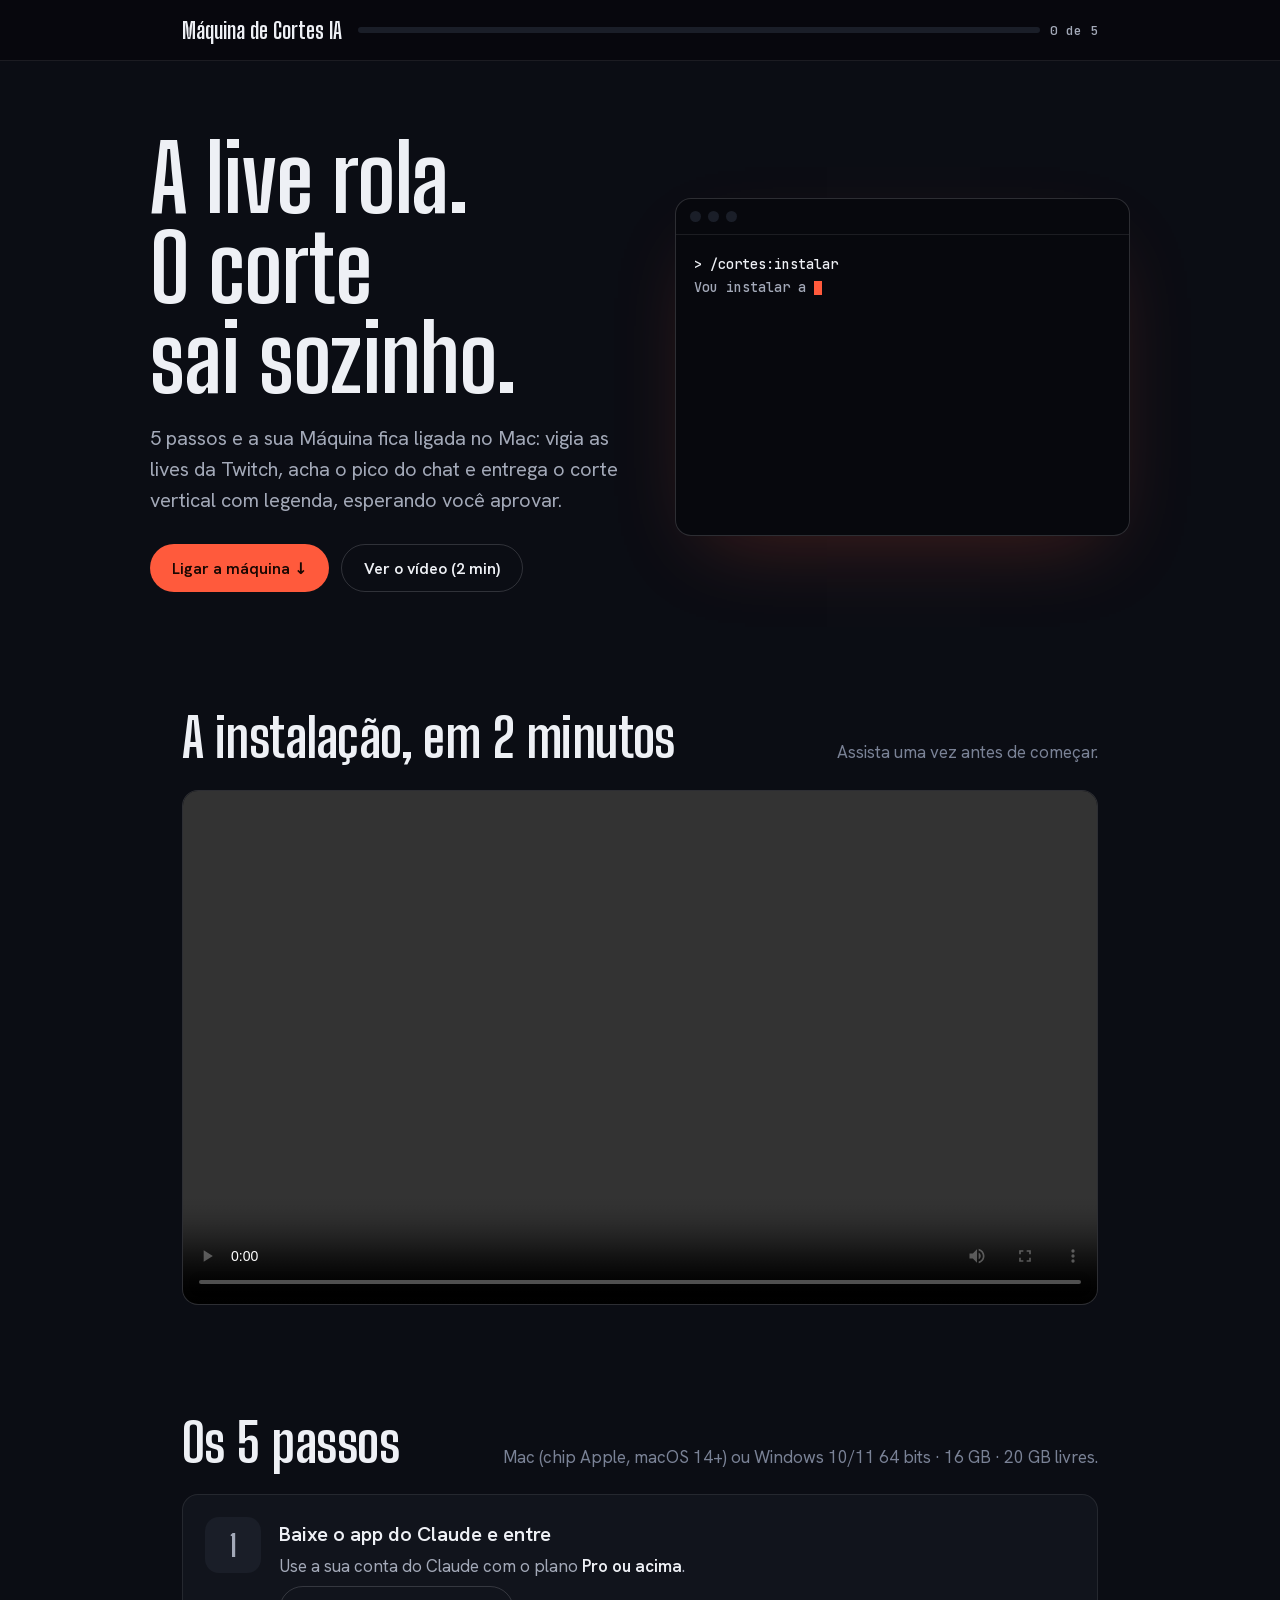
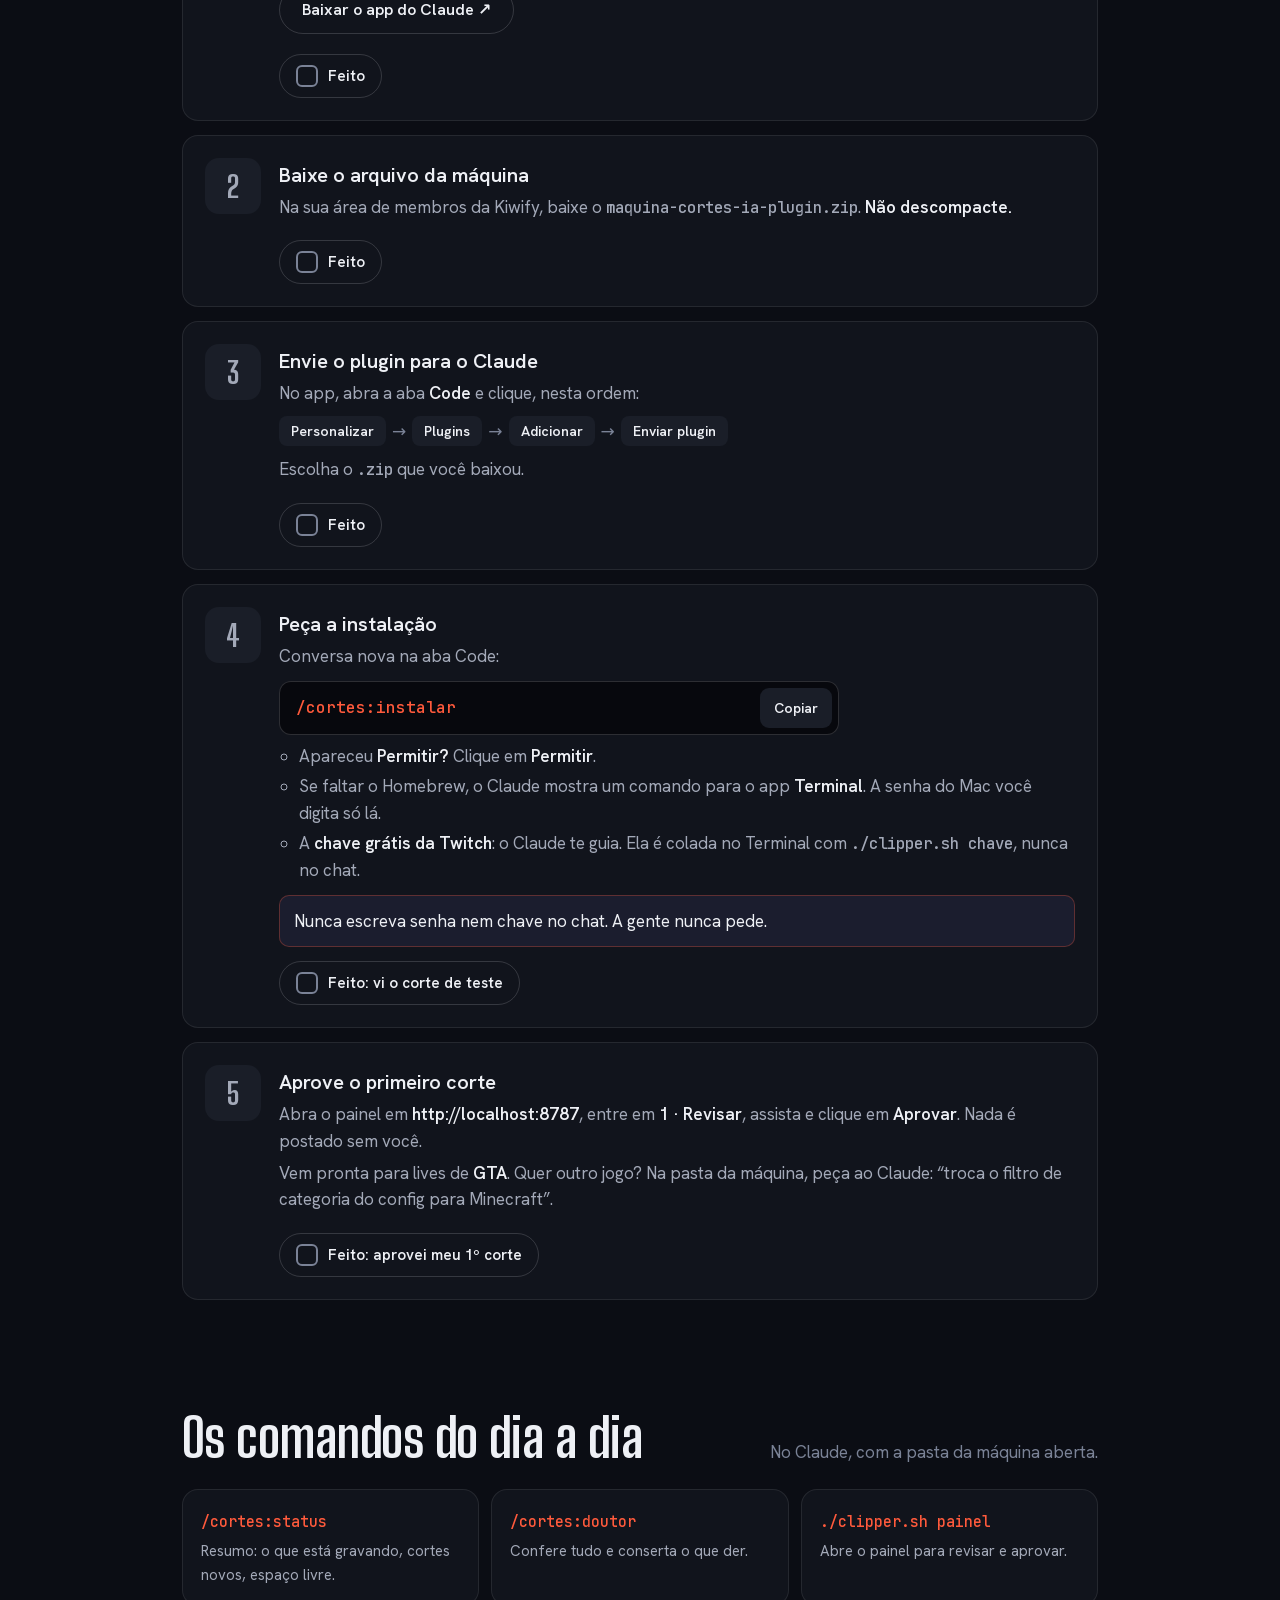
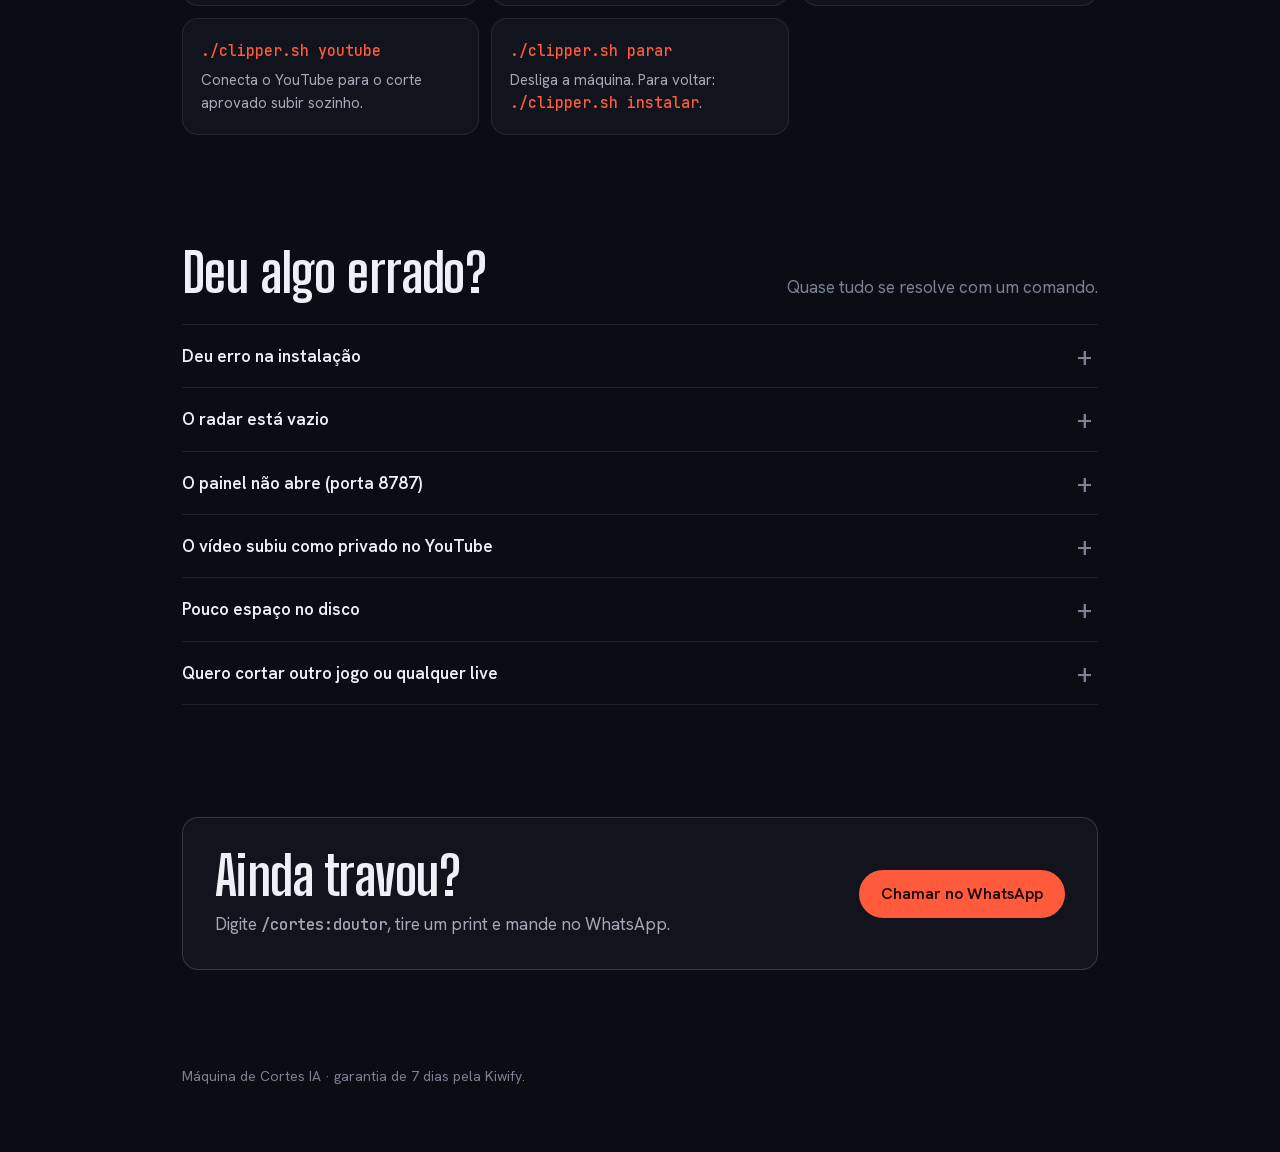
<file: comecar-maquina/index.html>
<!doctype html>
<html lang="pt-BR">
<head>
<meta charset="utf-8">
<meta name="viewport" content="width=device-width, initial-scale=1">
<title>Começar · Máquina de Cortes IA</title>
<meta name="robots" content="noindex">
<style>
  @font-face{font-family:'Big Shoulders Display';font-weight:700;font-display:swap;src:url(../fonts/BigShouldersDisplay-700.woff2) format('woff2')}
  @font-face{font-family:'Hanken Grotesk';font-weight:400;font-display:swap;src:url(../fonts/HankenGrotesk-400.woff2) format('woff2')}
  @font-face{font-family:'Hanken Grotesk';font-weight:600;font-display:swap;src:url(../fonts/HankenGrotesk-600.woff2) format('woff2')}
  @font-face{font-family:'JetBrains Mono';font-weight:500;font-display:swap;src:url(../fonts/JetBrainsMono-500.woff2) format('woff2')}
  :root{
    --font-ui:"Hanken Grotesk",system-ui,sans-serif; --font-display:"Big Shoulders Display","Hanken Grotesk",sans-serif; --font-mono:"JetBrains Mono",ui-monospace,monospace;
    --deep:#07080d; --bg:#0b0d14; --surface:#11141c; --raised:#1a1e28;
    --text:#eef0f5; --text-2:#a3a9b8; --muted:#7a8296;
    --line:color-mix(in oklch,var(--text) 9%,transparent); --line-2:color-mix(in oklch,var(--text) 16%,transparent);
    --accent:#ff5a3c; --on-accent:#1a0702; --ok:#4cc38a;
    --r-md:10px; --r-lg:16px; --gutter:clamp(16px,4vw,32px); --ease:cubic-bezier(.22,1,.36,1);
  }
  *{box-sizing:border-box}
  html{scroll-behavior:smooth}
  body{margin:0;background:var(--bg);color:var(--text);font:400 17px/1.55 var(--font-ui);-webkit-font-smoothing:antialiased}
  a{color:inherit}
  .wrap{max-width:980px;margin:0 auto;padding:0 var(--gutter)}
  h1,h2{font-family:var(--font-display);font-weight:700;line-height:.98;margin:0;letter-spacing:-.01em;text-wrap:balance}
  h1{font-size:clamp(46px,8vw,92px)} h2{font-size:clamp(34px,5vw,54px)}
  .sub{color:var(--text-2);font-size:clamp(17px,2vw,20px);max-width:52ch}
  code{font-family:var(--font-mono);font-size:.92em}
  .btn{display:inline-flex;align-items:center;gap:10px;min-height:48px;padding:0 22px;border-radius:999px;border:0;background:var(--accent);color:var(--on-accent);font:600 16px var(--font-ui);text-decoration:none;cursor:pointer;transition:transform .15s var(--ease),filter .15s}
  .btn:hover{filter:brightness(1.08)} .btn:active{transform:scale(.97)}
  .btn.ghost{background:transparent;color:var(--text);border:1px solid var(--line-2)}

  .barra{position:sticky;top:0;z-index:10;background:color-mix(in oklch,var(--deep) 86%,transparent);backdrop-filter:blur(10px);border-bottom:1px solid var(--line)}
  .barra .wrap{display:flex;align-items:center;gap:16px;min-height:60px}
  .marca{font:700 22px var(--font-display);white-space:nowrap}
  .prog{flex:1;display:flex;align-items:center;gap:10px;min-width:0}
  .prog i{flex:1;height:6px;border-radius:9px;background:var(--raised);overflow:hidden}
  .prog i b{display:block;height:100%;width:0;background:linear-gradient(90deg,var(--accent),#ffb03c);transition:width .5s var(--ease)}
  .prog span{font:500 13px var(--font-mono);color:var(--text-2);white-space:nowrap}
  .so{display:inline-flex;padding:4px;border-radius:999px;background:var(--raised);border:1px solid var(--line)}
  .so button{min-height:38px;padding:0 16px;border:0;border-radius:999px;background:transparent;color:var(--text-2);font:600 14px var(--font-ui);cursor:pointer}
  .so button[aria-pressed=true]{background:var(--text);color:var(--deep)}

  .abre{padding:72px 0 56px;display:grid;grid-template-columns:1.05fr 1fr;gap:48px;align-items:center}
  .abre p{margin:20px 0 28px}
  .abre .btn{margin:0 8px 8px 0}
  .term{background:var(--deep);border:1px solid var(--line-2);border-radius:var(--r-lg);box-shadow:0 30px 80px -30px rgb(255 90 60 / .25);overflow:hidden}
  .term header{display:flex;gap:7px;padding:12px 14px;border-bottom:1px solid var(--line)}
  .term header i{width:11px;height:11px;border-radius:50%;background:var(--raised)}
  .term pre{margin:0;padding:18px;min-height:300px;font:500 13.5px/1.75 var(--font-mono);color:var(--text-2);white-space:pre-wrap}
  .term .eu{color:var(--text)} .term .ok{color:var(--ok)} .term .ac{color:var(--accent)}
  .cursor{display:inline-block;width:8px;height:1.1em;vertical-align:-3px;background:var(--accent);animation:pisca 1s steps(1) infinite}
  @keyframes pisca{50%{opacity:0}}

  section{padding:56px 0}
  .video{border-radius:var(--r-lg);overflow:hidden;border:1px solid var(--line-2);background:var(--deep);aspect-ratio:16/9}
  .video video{width:100%;height:100%;display:block}
  .tit{display:flex;align-items:baseline;justify-content:space-between;gap:16px;margin-bottom:24px;flex-wrap:wrap}
  .tit p{margin:0;color:var(--muted)}

  .passos{list-style:none;margin:0;padding:0;display:grid;gap:14px}
  .passo{position:relative;display:grid;grid-template-columns:56px 1fr;gap:18px;padding:22px;border:1px solid var(--line);border-radius:var(--r-lg);background:var(--surface);transition:border-color .3s,background .3s,opacity .5s var(--ease),transform .5s var(--ease)}
  .passo.vem{opacity:0;transform:translateY(18px)}
  .passo .n{width:56px;height:56px;border-radius:14px;display:grid;place-items:center;font:700 30px var(--font-display);background:var(--raised);color:var(--text-2);transition:background .3s,color .3s}
  .passo h3{margin:4px 0 6px;font:600 20px/1.3 var(--font-ui)}
  .passo p{margin:6px 0;color:var(--text-2)}
  .passo ul{margin:8px 0 0;padding-left:20px;color:var(--text-2)} .passo li{margin:4px 0}
  .passo b{color:var(--text);font-weight:600}
  .feito{display:inline-flex;align-items:center;gap:10px;margin-top:14px;min-height:44px;padding:0 16px;border-radius:999px;border:1px solid var(--line-2);background:transparent;color:var(--text);font:600 15px var(--font-ui);cursor:pointer}
  .feito::before{content:"";width:18px;height:18px;border-radius:6px;border:2px solid var(--muted);transition:.2s}
  .passo.ok{border-color:color-mix(in oklch,var(--ok) 45%,transparent);background:color-mix(in oklch,var(--ok) 6%,var(--surface))}
  .passo.ok .n{background:var(--ok);color:#04140b}
  .passo.ok .feito::before{background:var(--ok);border-color:var(--ok);box-shadow:inset 0 0 0 3px var(--surface)}
  .cmd{display:flex;align-items:center;gap:10px;margin:12px 0 4px;padding:6px 6px 6px 16px;border-radius:12px;background:var(--deep);border:1px solid var(--line-2);max-width:560px}
  .cmd code{flex:1;color:var(--accent);font-size:16px;overflow-x:auto;white-space:nowrap}
  .copia{min-height:40px;padding:0 14px;border-radius:9px;border:0;background:var(--raised);color:var(--text);font:600 14px var(--font-ui);cursor:pointer;white-space:nowrap}
  .copia.foi{background:var(--ok);color:#04140b}
  .trilha{display:flex;flex-wrap:wrap;gap:6px;align-items:center;margin:10px 0}
  .trilha span{padding:6px 12px;border-radius:8px;background:var(--raised);font:600 14px var(--font-ui)}
  .trilha em{color:var(--muted);font-style:normal}
  .aviso{margin-top:12px;padding:12px 14px;border-radius:var(--r-md);background:color-mix(in oklch,var(--accent) 9%,var(--surface));border:1px solid color-mix(in oklch,var(--accent) 30%,transparent)}
  [data-so-ver]{display:none} body[data-so=mac] [data-so-ver=mac], body[data-so=win] [data-so-ver=win]{display:revert}

  .cola{display:grid;grid-template-columns:repeat(auto-fit,minmax(260px,1fr));gap:12px}
  .cola div{padding:18px;border-radius:var(--r-lg);border:1px solid var(--line);background:var(--surface)}
  .cola code{color:var(--accent);font-size:15px} .cola p{margin:6px 0 0;color:var(--text-2);font-size:15px}

  details{border-bottom:1px solid var(--line)} .faq details:first-child{border-top:1px solid var(--line)}
  summary{list-style:none;cursor:pointer;padding:18px 40px 18px 0;font-weight:600;position:relative}
  summary::-webkit-details-marker{display:none}
  summary::after{content:"+";position:absolute;right:6px;top:12px;font:400 28px var(--font-ui);color:var(--muted);transition:transform .2s}
  details[open] summary::after{transform:rotate(45deg)}
  details p{margin:0 0 18px;color:var(--text-2)}

  .suporte{display:flex;gap:24px;align-items:center;justify-content:space-between;flex-wrap:wrap;padding:32px;border-radius:var(--r-lg);background:var(--surface);border:1px solid var(--line-2)}
  .suporte p{margin:8px 0 0;color:var(--text-2);max-width:48ch}
  footer{padding:40px 0 64px;color:var(--muted);font-size:14px}
  :focus-visible{outline:2px solid var(--accent);outline-offset:3px}

  @media (max-width:820px){
    .abre{grid-template-columns:1fr;padding:40px 0 24px;gap:32px}
    .term pre{min-height:250px;font-size:12.5px}
    .marca{display:none}
    .passo{grid-template-columns:1fr;gap:12px;padding:18px} .passo .n{width:44px;height:44px;font-size:24px}
    section{padding:40px 0}
  }
  @media (prefers-reduced-motion:reduce){*{animation:none!important;transition:none!important;scroll-behavior:auto!important}.passo.vem{opacity:1;transform:none}}
</style>
</head>
<body>

<div class="barra">
  <div class="wrap">
    <span class="marca">Máquina de Cortes IA</span>
    <div class="prog" aria-live="polite"><i><b id="barra"></b></i><span id="conta">0 de 5</span></div>
  </div>
</div>

<main>
  <div class="wrap abre">
    <div>
      <h1>A live rola. O corte sai sozinho.</h1>
      <p class="sub">5 passos e a sua Máquina fica ligada no Mac: vigia as lives da Twitch, acha o pico do chat e entrega o corte vertical com legenda, esperando você aprovar.</p>
      <a class="btn" href="#passos">Ligar a máquina ↓</a>
      <a class="btn ghost" href="#video">Ver o vídeo (2 min)</a>
    </div>
    <div class="term" aria-hidden="true">
      <header><i></i><i></i><i></i></header>
      <pre id="term"></pre>
    </div>
  </div>

  <section id="video">
    <div class="wrap">
      <div class="tit"><h2>A instalação, em 2 minutos</h2><p>Assista uma vez antes de começar.</p></div>
      <div class="video"><video controls preload="metadata" playsinline src="../media/instalar-maquina.mp4"></video></div>
    </div>
  </section>

  <section id="passos">
    <div class="wrap">
      <div class="tit"><h2>Os 5 passos</h2><p>Mac (chip Apple, macOS 14+) ou Windows 10/11 64 bits · 16 GB · 20 GB livres.</p></div>
      <ol class="passos">
        <li class="passo vem" data-passo="1"><div class="n">1</div><div>
          <h3>Baixe o app do Claude e entre</h3>
          <p>Use a sua conta do Claude com o plano <b>Pro ou acima</b>.</p>
          <p><a class="btn ghost" href="https://claude.ai/download" target="_blank" rel="noopener">Baixar o app do Claude ↗</a></p>
          <button class="feito" type="button">Feito</button></div></li>
        <li class="passo vem" data-passo="2"><div class="n">2</div><div>
          <h3>Baixe o arquivo da máquina</h3>
          <p>Na sua área de membros da Kiwify, baixe o <code>maquina-cortes-ia-plugin.zip</code>. <b>Não descompacte.</b></p>
          <button class="feito" type="button">Feito</button></div></li>
        <li class="passo vem" data-passo="3"><div class="n">3</div><div>
          <h3>Envie o plugin para o Claude</h3>
          <p>No app, abra a aba <b>Code</b> e clique, nesta ordem:</p>
          <div class="trilha"><span>Personalizar</span><em>→</em><span>Plugins</span><em>→</em><span>Adicionar</span><em>→</em><span>Enviar plugin</span></div>
          <p>Escolha o <code>.zip</code> que você baixou.</p>
          <button class="feito" type="button">Feito</button></div></li>
        <li class="passo vem" data-passo="4"><div class="n">4</div><div>
          <h3>Peça a instalação</h3>
          <p>Conversa nova na aba Code:</p>
          <div class="cmd"><code>/cortes:instalar</code><button class="copia" type="button">Copiar</button></div>
          <ul>
            <li>Apareceu <b>Permitir?</b> Clique em <b>Permitir</b>.</li>
            <li>Se faltar o Homebrew, o Claude mostra um comando para o app <b>Terminal</b>. A senha do Mac você digita só lá.</li>
            <li>A <b>chave grátis da Twitch</b>: o Claude te guia. Ela é colada no Terminal com <code>./clipper.sh chave</code>, nunca no chat.</li>
          </ul>
          <div class="aviso">Nunca escreva senha nem chave no chat. A gente nunca pede.</div>
          <button class="feito" type="button">Feito: vi o corte de teste</button></div></li>
        <li class="passo vem" data-passo="5"><div class="n">5</div><div>
          <h3>Aprove o primeiro corte</h3>
          <p>Abra o painel em <b>http://localhost:8787</b>, entre em <b>1 · Revisar</b>, assista e clique em <b>Aprovar</b>. Nada é postado sem você.</p>
          <p>Vem pronta para lives de <b>GTA</b>. Quer outro jogo? Na pasta da máquina, peça ao Claude: “troca o filtro de categoria do config para Minecraft”.</p>
          <button class="feito" type="button">Feito: aprovei meu 1º corte</button></div></li>
      </ol>
    </div>
  </section>

  <section>
    <div class="wrap">
      <div class="tit"><h2>Os comandos do dia a dia</h2><p>No Claude, com a pasta da máquina aberta.</p></div>
      <div class="cola">
        <div><code>/cortes:status</code><p>Resumo: o que está gravando, cortes novos, espaço livre.</p></div>
        <div><code>/cortes:doutor</code><p>Confere tudo e conserta o que der.</p></div>
        <div><code>./clipper.sh painel</code><p>Abre o painel para revisar e aprovar.</p></div>
        <div><code>./clipper.sh youtube</code><p>Conecta o YouTube para o corte aprovado subir sozinho.</p></div>
        <div><code>./clipper.sh parar</code><p>Desliga a máquina. Para voltar: <code>./clipper.sh instalar</code>.</p></div>
      </div>
    </div>
  </section>

  <section>
    <div class="wrap">
      <div class="tit"><h2>Deu algo errado?</h2><p>Quase tudo se resolve com um comando.</p></div>
      <div class="faq">
        <details><summary>Deu erro na instalação</summary><p>Leia a linha que começa com ERRO: ela diz o que fazer. Depois rode <code>/cortes:instalar</code> de novo, ele continua de onde parou.</p></details>
        <details><summary>O radar está vazio</summary><p>Espere uns minutos e confira a chave da Twitch com <code>/cortes:doutor</code>.</p></details>
        <details><summary>O painel não abre (porta 8787)</summary><p>Rode <code>/cortes:doutor</code>. Se outro programa estiver na porta 8787, feche ele e rode <code>/cortes:instalar</code>.</p></details>
        <details><summary>O vídeo subiu como privado no YouTube</summary><p>É o Google segurando apps novos. Use <b>Baixar</b> no painel e poste pelo app.</p></details>
        <details><summary>Pouco espaço no disco</summary><p>Libere até 20 GB. A máquina para de gravar abaixo de 10 GB.</p></details>
        <details><summary>Quero cortar outro jogo ou qualquer live</summary><p>Peça ao Claude, na pasta da máquina, para trocar o <code>filtro_categoria</code> do config (vazio = qualquer jogo). Corte só quem permite cortes e deixe o crédito do streamer.</p></details>
      </div>
    </div>
  </section>

  <section>
    <div class="wrap">
      <div class="suporte">
        <div>
          <h2>Ainda travou?</h2>
          <p>Digite <code>/cortes:doutor</code>, tire um print e mande no WhatsApp.</p>
        </div>
        <a class="btn" href="https://wa.me/5521966452854?text=Oi!%20Comprei%20a%20M%C3%A1quina%20de%20Cortes%20IA%20e%20preciso%20de%20ajuda." target="_blank" rel="noopener">Chamar no WhatsApp</a>
      </div>
    </div>
  </section>
</main>

<footer><div class="wrap">Máquina de Cortes IA · garantia de 7 dias pela Kiwify.</div></footer>

<script>
(() => {
  const guardar = (k, v) => { try { localStorage.setItem(k, v) } catch {} };
  const ler = (k) => { try { return localStorage.getItem(k) } catch { return null } };


  const passos = [...document.querySelectorAll('.passo')];
  let lidos = []; try { lidos = JSON.parse(ler('maq-feitos') || '[]') } catch {}
  const feitos = new Set(lidos);
  const pintar = () => {
    passos.forEach(p => {
      const ok = feitos.has(p.dataset.passo);
      p.classList.toggle('ok', ok);
      p.querySelector('.feito').setAttribute('aria-pressed', ok);
    });
    document.getElementById('barra').style.width = (feitos.size / passos.length * 100) + '%';
    document.getElementById('conta').textContent = feitos.size === passos.length ? 'Tudo pronto!' : `${feitos.size} de ${passos.length}`;
  };
  passos.forEach(p => p.querySelector('.feito').addEventListener('click', () => {
    const n = p.dataset.passo;
    feitos.has(n) ? feitos.delete(n) : feitos.add(n);
    guardar('maq-feitos', JSON.stringify([...feitos])); pintar();
    if (feitos.has(n)) { const prox = passos.find(q => !feitos.has(q.dataset.passo)); prox && prox.scrollIntoView({ behavior: 'smooth', block: 'center' }); }
  }));
  pintar();

  document.querySelectorAll('.copia').forEach(b => b.addEventListener('click', async () => {
    const alvo = b.previousElementSibling;
    try { await navigator.clipboard.writeText(alvo.textContent) } catch {
      const r = document.createRange(); r.selectNodeContents(alvo);
      const s = getSelection(); s.removeAllRanges(); s.addRange(r); document.execCommand('copy'); s.removeAllRanges();
    }
    b.textContent = 'Copiado'; b.classList.add('foi');
    setTimeout(() => { b.textContent = 'Copiar'; b.classList.remove('foi') }, 1600);
  }));

  const io = 'IntersectionObserver' in window ? new IntersectionObserver(es => es.forEach(e => { if (e.isIntersecting) { e.target.classList.remove('vem'); io.unobserve(e.target) } }), { rootMargin: '0px 0px -8% 0px' }) : null;
  passos.forEach((p, i) => { p.style.transitionDelay = (i % 3) * 60 + 'ms'; io ? io.observe(p) : p.classList.remove('vem') });

  // o terminal da abertura: os passos que o Claude mostra ao instalar a fábrica
  const linhas = [
    ['eu', '> /cortes:instalar'],
    ['', 'Vou instalar a Máquina de Cortes no seu Mac.'],
    ['', 'Programas (ffmpeg, streamlink)…       ', 'ok', 'OK'],
    ['', 'Python da máquina…                    ', 'ok', 'OK'],
    ['', 'Chave grátis da Twitch…               ', 'ok', 'OK'],
    ['', 'Corte de teste…                       ', 'ok', 'OK'],
    ['', 'Serviço ligado: vigia as lives sozinho ', 'ok', 'OK'],
    ['ac', '✔ Pronto. Seu 1º corte está em 1 · Revisar.'],
  ];
  const pre = document.getElementById('term');
  const html = (l) => `<span class="${l[0]}">${l[1]}</span>` + (l[2] ? `<span class="${l[2]}">${l[3]}</span>` : '');
  if (matchMedia('(prefers-reduced-motion: reduce)').matches) { pre.innerHTML = linhas.map(html).join('\n'); return; }
  let i = 0, c = 0, feito = '';
  const passo = () => {
    if (i >= linhas.length) { pre.innerHTML = feito + '<span class="cursor"></span>'; setTimeout(() => { i = 0; c = 0; feito = ''; passo() }, 5200); return; }
    const l = linhas[i], txt = l[1];
    if (c < txt.length) { c += i === 0 ? 1 : 3; pre.innerHTML = feito + `<span class="${l[0]}">${txt.slice(0, c)}</span><span class="cursor"></span>`; setTimeout(passo, i === 0 ? 55 : 14); return; }
    feito += html(l) + '\n'; i++; c = 0; pre.innerHTML = feito + '<span class="cursor"></span>';
    setTimeout(passo, l[2] ? 420 : 650);
  };
  passo();
})();
</script>
</body>
</html>
</file>
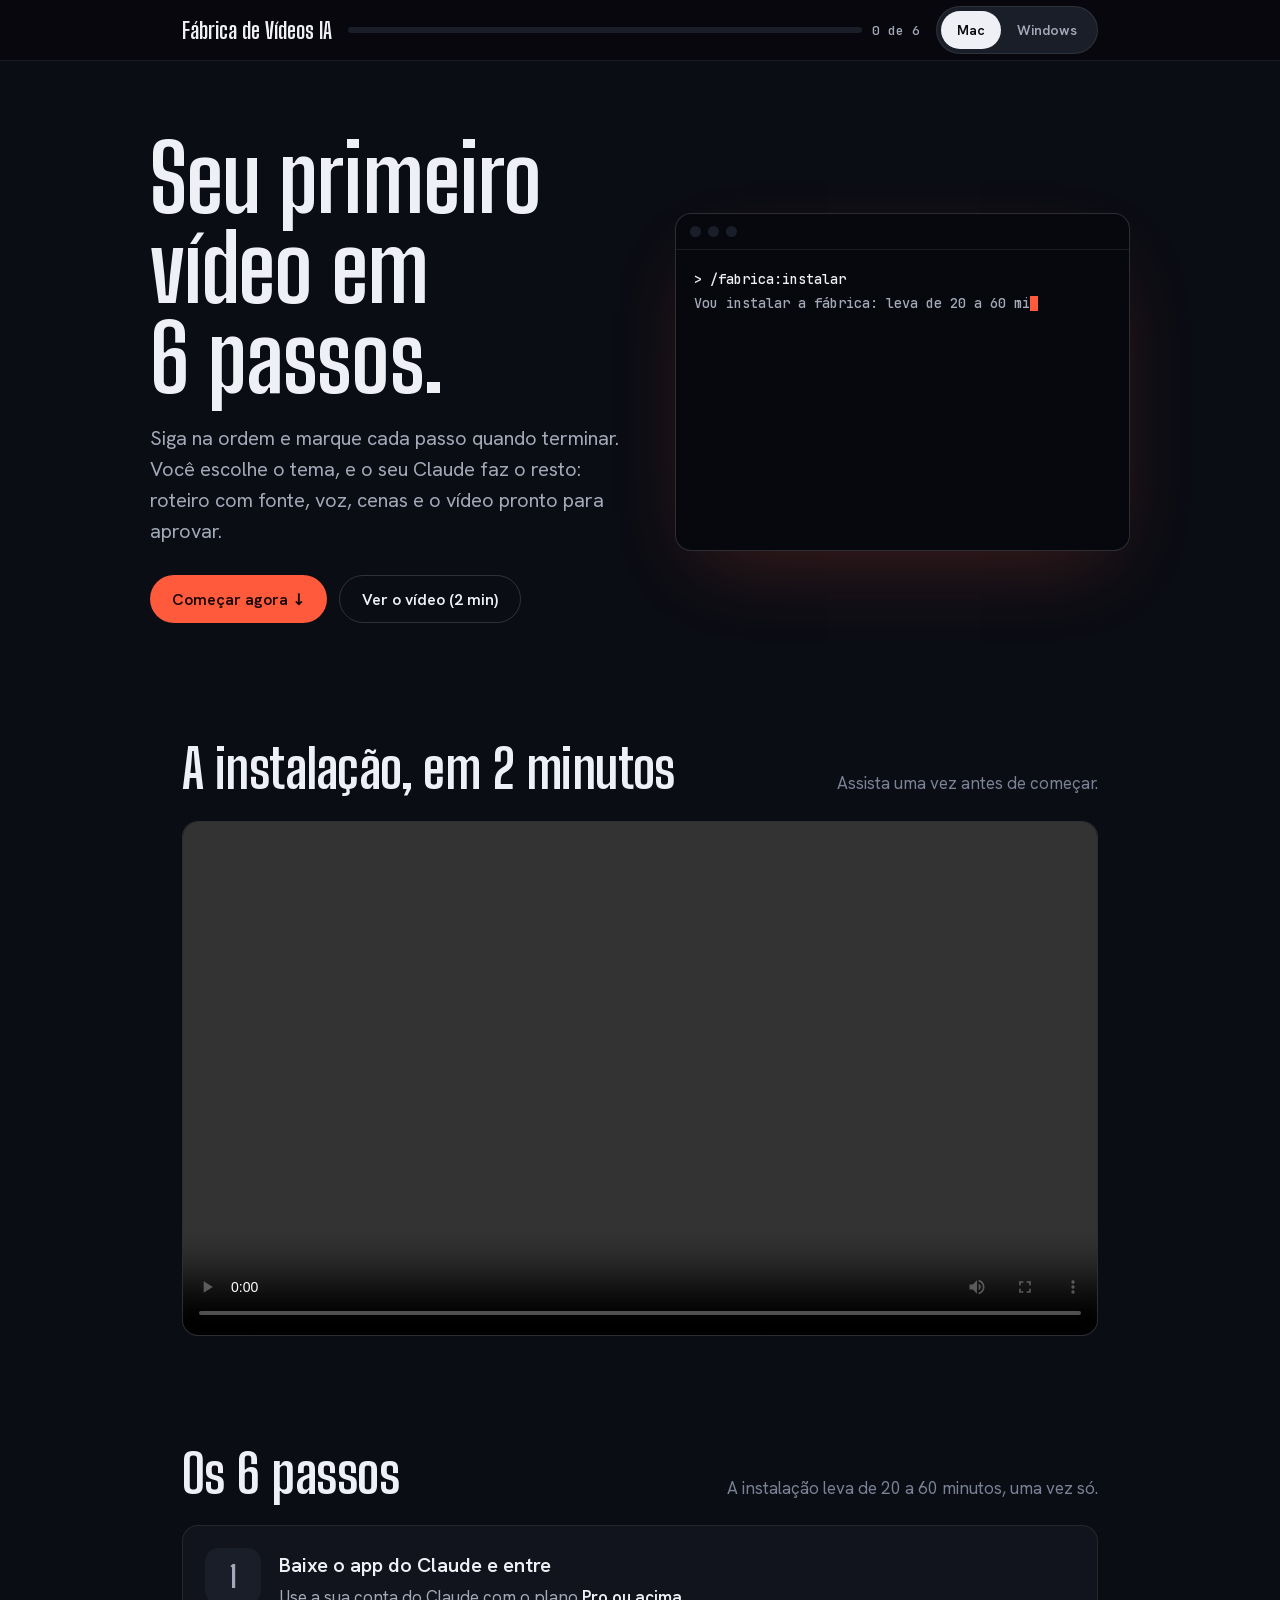
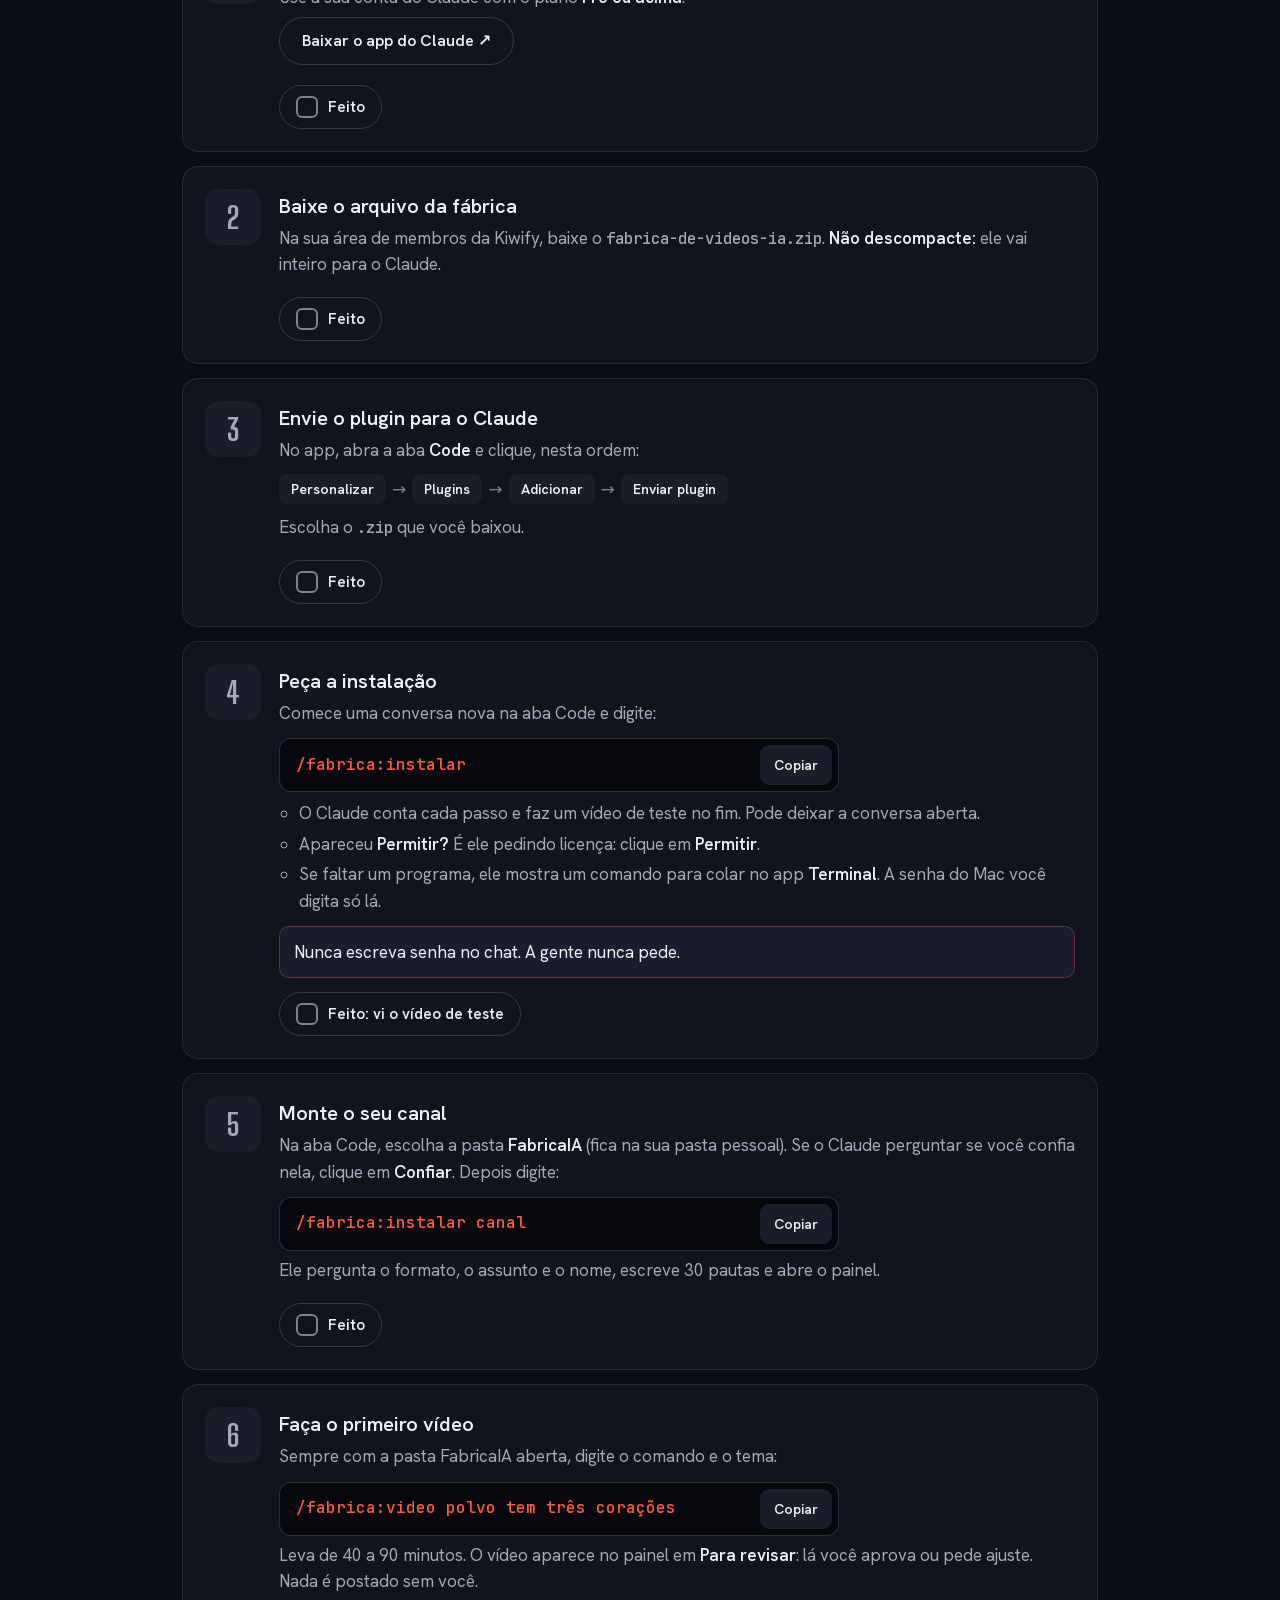
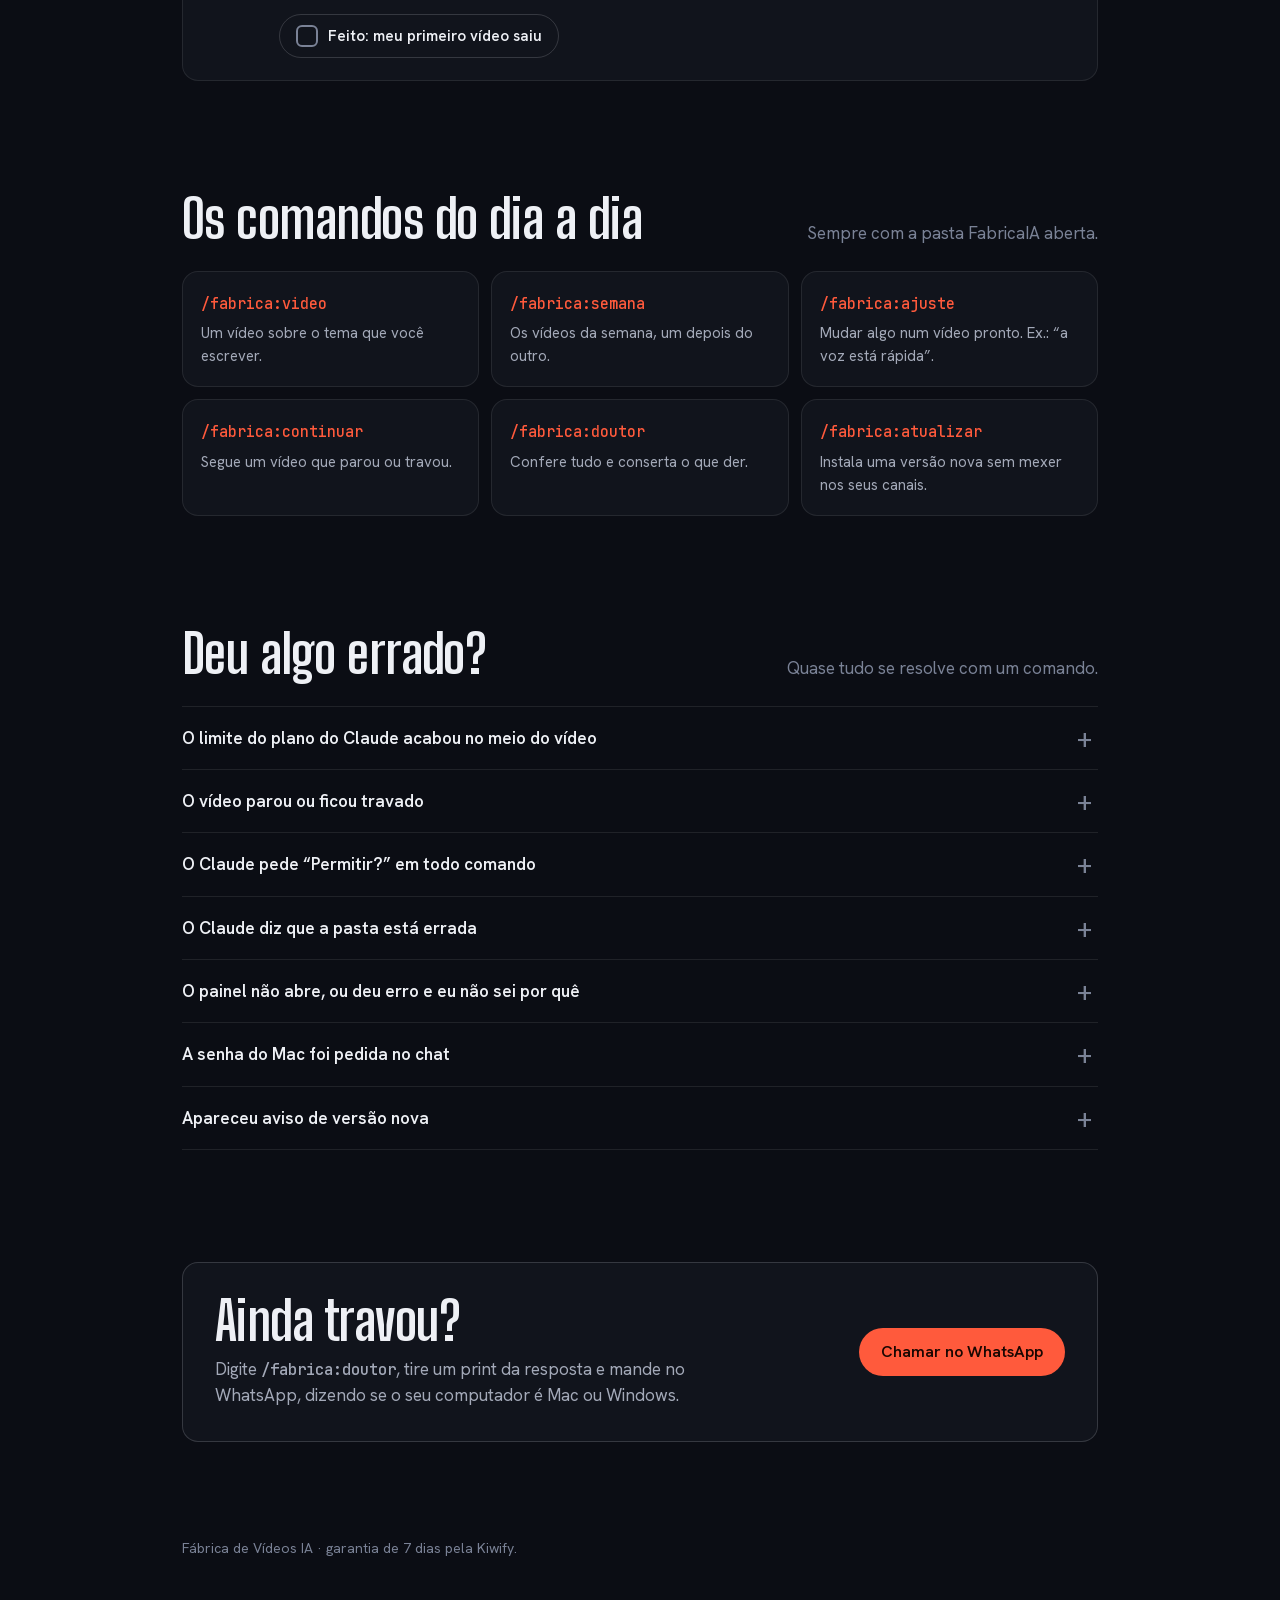
<file: comecar/index.html>
<!doctype html>
<html lang="pt-BR">
<head>
<meta charset="utf-8">
<meta name="viewport" content="width=device-width, initial-scale=1">
<title>Começar · Fábrica de Vídeos IA</title>
<meta name="robots" content="noindex">
<style>
  @font-face{font-family:'Big Shoulders Display';font-weight:700;font-display:swap;src:url(../fonts/BigShouldersDisplay-700.woff2) format('woff2')}
  @font-face{font-family:'Hanken Grotesk';font-weight:400;font-display:swap;src:url(../fonts/HankenGrotesk-400.woff2) format('woff2')}
  @font-face{font-family:'Hanken Grotesk';font-weight:600;font-display:swap;src:url(../fonts/HankenGrotesk-600.woff2) format('woff2')}
  @font-face{font-family:'JetBrains Mono';font-weight:500;font-display:swap;src:url(../fonts/JetBrainsMono-500.woff2) format('woff2')}
  :root{
    --font-ui:"Hanken Grotesk",system-ui,sans-serif; --font-display:"Big Shoulders Display","Hanken Grotesk",sans-serif; --font-mono:"JetBrains Mono",ui-monospace,monospace;
    --deep:#07080d; --bg:#0b0d14; --surface:#11141c; --raised:#1a1e28;
    --text:#eef0f5; --text-2:#a3a9b8; --muted:#7a8296;
    --line:color-mix(in oklch,var(--text) 9%,transparent); --line-2:color-mix(in oklch,var(--text) 16%,transparent);
    --accent:#ff5a3c; --on-accent:#1a0702; --ok:#4cc38a;
    --r-md:10px; --r-lg:16px; --gutter:clamp(16px,4vw,32px); --ease:cubic-bezier(.22,1,.36,1);
  }
  *{box-sizing:border-box}
  html{scroll-behavior:smooth}
  body{margin:0;background:var(--bg);color:var(--text);font:400 17px/1.55 var(--font-ui);-webkit-font-smoothing:antialiased}
  a{color:inherit}
  .wrap{max-width:980px;margin:0 auto;padding:0 var(--gutter)}
  h1,h2{font-family:var(--font-display);font-weight:700;line-height:.98;margin:0;letter-spacing:-.01em;text-wrap:balance}
  h1{font-size:clamp(46px,8vw,92px)} h2{font-size:clamp(34px,5vw,54px)}
  .sub{color:var(--text-2);font-size:clamp(17px,2vw,20px);max-width:52ch}
  code{font-family:var(--font-mono);font-size:.92em}
  .btn{display:inline-flex;align-items:center;gap:10px;min-height:48px;padding:0 22px;border-radius:999px;border:0;background:var(--accent);color:var(--on-accent);font:600 16px var(--font-ui);text-decoration:none;cursor:pointer;transition:transform .15s var(--ease),filter .15s}
  .btn:hover{filter:brightness(1.08)} .btn:active{transform:scale(.97)}
  .btn.ghost{background:transparent;color:var(--text);border:1px solid var(--line-2)}

  .barra{position:sticky;top:0;z-index:10;background:color-mix(in oklch,var(--deep) 86%,transparent);backdrop-filter:blur(10px);border-bottom:1px solid var(--line)}
  .barra .wrap{display:flex;align-items:center;gap:16px;min-height:60px}
  .marca{font:700 22px var(--font-display);white-space:nowrap}
  .prog{flex:1;display:flex;align-items:center;gap:10px;min-width:0}
  .prog i{flex:1;height:6px;border-radius:9px;background:var(--raised);overflow:hidden}
  .prog i b{display:block;height:100%;width:0;background:linear-gradient(90deg,var(--accent),#ffb03c);transition:width .5s var(--ease)}
  .prog span{font:500 13px var(--font-mono);color:var(--text-2);white-space:nowrap}
  .so{display:inline-flex;padding:4px;border-radius:999px;background:var(--raised);border:1px solid var(--line)}
  .so button{min-height:38px;padding:0 16px;border:0;border-radius:999px;background:transparent;color:var(--text-2);font:600 14px var(--font-ui);cursor:pointer}
  .so button[aria-pressed=true]{background:var(--text);color:var(--deep)}

  .abre{padding:72px 0 56px;display:grid;grid-template-columns:1.05fr 1fr;gap:48px;align-items:center}
  .abre p{margin:20px 0 28px}
  .abre .btn{margin:0 8px 8px 0}
  .term{background:var(--deep);border:1px solid var(--line-2);border-radius:var(--r-lg);box-shadow:0 30px 80px -30px rgb(255 90 60 / .25);overflow:hidden}
  .term header{display:flex;gap:7px;padding:12px 14px;border-bottom:1px solid var(--line)}
  .term header i{width:11px;height:11px;border-radius:50%;background:var(--raised)}
  .term pre{margin:0;padding:18px;min-height:300px;font:500 13.5px/1.75 var(--font-mono);color:var(--text-2);white-space:pre-wrap}
  .term .eu{color:var(--text)} .term .ok{color:var(--ok)} .term .ac{color:var(--accent)}
  .cursor{display:inline-block;width:8px;height:1.1em;vertical-align:-3px;background:var(--accent);animation:pisca 1s steps(1) infinite}
  @keyframes pisca{50%{opacity:0}}

  section{padding:56px 0}
  .video{border-radius:var(--r-lg);overflow:hidden;border:1px solid var(--line-2);background:var(--deep);aspect-ratio:16/9}
  .video video{width:100%;height:100%;display:block}
  .tit{display:flex;align-items:baseline;justify-content:space-between;gap:16px;margin-bottom:24px;flex-wrap:wrap}
  .tit p{margin:0;color:var(--muted)}

  .passos{list-style:none;margin:0;padding:0;display:grid;gap:14px}
  .passo{position:relative;display:grid;grid-template-columns:56px 1fr;gap:18px;padding:22px;border:1px solid var(--line);border-radius:var(--r-lg);background:var(--surface);transition:border-color .3s,background .3s,opacity .5s var(--ease),transform .5s var(--ease)}
  .passo.vem{opacity:0;transform:translateY(18px)}
  .passo .n{width:56px;height:56px;border-radius:14px;display:grid;place-items:center;font:700 30px var(--font-display);background:var(--raised);color:var(--text-2);transition:background .3s,color .3s}
  .passo h3{margin:4px 0 6px;font:600 20px/1.3 var(--font-ui)}
  .passo p{margin:6px 0;color:var(--text-2)}
  .passo ul{margin:8px 0 0;padding-left:20px;color:var(--text-2)} .passo li{margin:4px 0}
  .passo b{color:var(--text);font-weight:600}
  .feito{display:inline-flex;align-items:center;gap:10px;margin-top:14px;min-height:44px;padding:0 16px;border-radius:999px;border:1px solid var(--line-2);background:transparent;color:var(--text);font:600 15px var(--font-ui);cursor:pointer}
  .feito::before{content:"";width:18px;height:18px;border-radius:6px;border:2px solid var(--muted);transition:.2s}
  .passo.ok{border-color:color-mix(in oklch,var(--ok) 45%,transparent);background:color-mix(in oklch,var(--ok) 6%,var(--surface))}
  .passo.ok .n{background:var(--ok);color:#04140b}
  .passo.ok .feito::before{background:var(--ok);border-color:var(--ok);box-shadow:inset 0 0 0 3px var(--surface)}
  .cmd{display:flex;align-items:center;gap:10px;margin:12px 0 4px;padding:6px 6px 6px 16px;border-radius:12px;background:var(--deep);border:1px solid var(--line-2);max-width:560px}
  .cmd code{flex:1;color:var(--accent);font-size:16px;overflow-x:auto;white-space:nowrap}
  .copia{min-height:40px;padding:0 14px;border-radius:9px;border:0;background:var(--raised);color:var(--text);font:600 14px var(--font-ui);cursor:pointer;white-space:nowrap}
  .copia.foi{background:var(--ok);color:#04140b}
  .trilha{display:flex;flex-wrap:wrap;gap:6px;align-items:center;margin:10px 0}
  .trilha span{padding:6px 12px;border-radius:8px;background:var(--raised);font:600 14px var(--font-ui)}
  .trilha em{color:var(--muted);font-style:normal}
  .aviso{margin-top:12px;padding:12px 14px;border-radius:var(--r-md);background:color-mix(in oklch,var(--accent) 9%,var(--surface));border:1px solid color-mix(in oklch,var(--accent) 30%,transparent)}
  [data-so-ver]{display:none} body[data-so=mac] [data-so-ver=mac], body[data-so=win] [data-so-ver=win]{display:revert}

  .cola{display:grid;grid-template-columns:repeat(auto-fit,minmax(260px,1fr));gap:12px}
  .cola div{padding:18px;border-radius:var(--r-lg);border:1px solid var(--line);background:var(--surface)}
  .cola code{color:var(--accent);font-size:15px} .cola p{margin:6px 0 0;color:var(--text-2);font-size:15px}

  details{border-bottom:1px solid var(--line)} .faq details:first-child{border-top:1px solid var(--line)}
  summary{list-style:none;cursor:pointer;padding:18px 40px 18px 0;font-weight:600;position:relative}
  summary::-webkit-details-marker{display:none}
  summary::after{content:"+";position:absolute;right:6px;top:12px;font:400 28px var(--font-ui);color:var(--muted);transition:transform .2s}
  details[open] summary::after{transform:rotate(45deg)}
  details p{margin:0 0 18px;color:var(--text-2)}

  .suporte{display:flex;gap:24px;align-items:center;justify-content:space-between;flex-wrap:wrap;padding:32px;border-radius:var(--r-lg);background:var(--surface);border:1px solid var(--line-2)}
  .suporte p{margin:8px 0 0;color:var(--text-2);max-width:48ch}
  footer{padding:40px 0 64px;color:var(--muted);font-size:14px}
  :focus-visible{outline:2px solid var(--accent);outline-offset:3px}

  @media (max-width:820px){
    .abre{grid-template-columns:1fr;padding:40px 0 24px;gap:32px}
    .term pre{min-height:250px;font-size:12.5px}
    .marca{display:none}
    .passo{grid-template-columns:1fr;gap:12px;padding:18px} .passo .n{width:44px;height:44px;font-size:24px}
    section{padding:40px 0}
  }
  @media (prefers-reduced-motion:reduce){*{animation:none!important;transition:none!important;scroll-behavior:auto!important}.passo.vem{opacity:1;transform:none}}
</style>
</head>
<body data-so="mac">

<div class="barra">
  <div class="wrap">
    <span class="marca">Fábrica de Vídeos IA</span>
    <div class="prog" aria-live="polite"><i><b id="barra"></b></i><span id="conta">0 de 6</span></div>
    <div class="so" role="group" aria-label="Meu computador">
      <button type="button" data-so="mac" aria-pressed="true">Mac</button>
      <button type="button" data-so="win" aria-pressed="false">Windows</button>
    </div>
  </div>
</div>

<main>
  <div class="wrap abre">
    <div>
      <h1>Seu primeiro vídeo em 6 passos.</h1>
      <p class="sub">Siga na ordem e marque cada passo quando terminar. Você escolhe o tema, e o seu Claude faz o resto: roteiro com fonte, voz, cenas e o vídeo pronto para aprovar.</p>
      <a class="btn" href="#passos">Começar agora ↓</a>
      <a class="btn ghost" href="#video">Ver o vídeo (2 min)</a>
    </div>
    <div class="term" aria-hidden="true">
      <header><i></i><i></i><i></i></header>
      <pre id="term"></pre>
    </div>
  </div>

  <section id="video">
    <div class="wrap">
      <div class="tit"><h2>A instalação, em 2 minutos</h2><p>Assista uma vez antes de começar.</p></div>
      <div class="video"><video controls preload="metadata" playsinline src="../media/instalar.mp4"></video></div>
    </div>
  </section>

  <section id="passos">
    <div class="wrap">
      <div class="tit"><h2>Os 6 passos</h2><p>A instalação leva de 20 a 60 minutos, uma vez só.</p></div>
      <ol class="passos">
        <li class="passo vem" data-passo="1">
          <div class="n">1</div>
          <div>
            <h3>Baixe o app do Claude e entre</h3>
            <p>Use a sua conta do Claude com o plano <b>Pro ou acima</b>.</p>
            <p><a class="btn ghost" href="https://claude.ai/download" target="_blank" rel="noopener">Baixar o app do Claude ↗</a></p>
            <button class="feito" type="button">Feito</button>
          </div>
        </li>
        <li class="passo vem" data-passo="2">
          <div class="n">2</div>
          <div>
            <h3>Baixe o arquivo da fábrica</h3>
            <p>Na sua área de membros da Kiwify, baixe o <code>fabrica-de-videos-ia.zip</code>. <b>Não descompacte:</b> ele vai inteiro para o Claude.</p>
            <button class="feito" type="button">Feito</button>
          </div>
        </li>
        <li class="passo vem" data-passo="3">
          <div class="n">3</div>
          <div>
            <h3>Envie o plugin para o Claude</h3>
            <p>No app, abra a aba <b>Code</b> e clique, nesta ordem:</p>
            <div class="trilha"><span>Personalizar</span><em>→</em><span>Plugins</span><em>→</em><span>Adicionar</span><em>→</em><span>Enviar plugin</span></div>
            <p>Escolha o <code>.zip</code> que você baixou.</p>
            <button class="feito" type="button">Feito</button>
          </div>
        </li>
        <li class="passo vem" data-passo="4">
          <div class="n">4</div>
          <div>
            <h3>Peça a instalação</h3>
            <p>Comece uma conversa nova na aba Code e digite:</p>
            <div class="cmd"><code>/fabrica:instalar</code><button class="copia" type="button">Copiar</button></div>
            <ul>
              <li>O Claude conta cada passo e faz um vídeo de teste no fim. Pode deixar a conversa aberta.</li>
              <li>Apareceu <b>Permitir?</b> É ele pedindo licença: clique em <b>Permitir</b>.</li>
              <li data-so-ver="mac">Se faltar um programa, ele mostra um comando para colar no app <b>Terminal</b>. A senha do Mac você digita só lá.</li>
              <li data-so-ver="win">Vai abrir a janela <b>“Deseja permitir que este aplicativo faça alterações?”</b>: clique em <b>Sim</b>. Se não aparecer, procure o ícone piscando na barra de tarefas.</li>
              <li data-so-ver="win">Quando o Claude avisar, feche o app do Claude e abra de novo uma vez. Depois digite o mesmo comando: ele continua de onde parou.</li>
            </ul>
            <div class="aviso">Nunca escreva senha no chat. A gente nunca pede.</div>
            <button class="feito" type="button">Feito: vi o vídeo de teste</button>
          </div>
        </li>
        <li class="passo vem" data-passo="5">
          <div class="n">5</div>
          <div>
            <h3>Monte o seu canal</h3>
            <p>Na aba Code, escolha a pasta <b>FabricaIA</b> (fica na sua pasta pessoal). Se o Claude perguntar se você confia nela, clique em <b>Confiar</b>. Depois digite:</p>
            <div class="cmd"><code>/fabrica:instalar canal</code><button class="copia" type="button">Copiar</button></div>
            <p>Ele pergunta o formato, o assunto e o nome, escreve 30 pautas e abre o painel.</p>
            <button class="feito" type="button">Feito</button>
          </div>
        </li>
        <li class="passo vem" data-passo="6">
          <div class="n">6</div>
          <div>
            <h3>Faça o primeiro vídeo</h3>
            <p>Sempre com a pasta FabricaIA aberta, digite o comando e o tema:</p>
            <div class="cmd"><code>/fabrica:video polvo tem três corações</code><button class="copia" type="button">Copiar</button></div>
            <p>Leva de 40 a 90 minutos. O vídeo aparece no painel em <b>Para revisar</b>: lá você aprova ou pede ajuste. Nada é postado sem você.</p>
            <button class="feito" type="button">Feito: meu primeiro vídeo saiu</button>
          </div>
        </li>
      </ol>
    </div>
  </section>

  <section>
    <div class="wrap">
      <div class="tit"><h2>Os comandos do dia a dia</h2><p>Sempre com a pasta FabricaIA aberta.</p></div>
      <div class="cola">
        <div><code>/fabrica:video</code><p>Um vídeo sobre o tema que você escrever.</p></div>
        <div><code>/fabrica:semana</code><p>Os vídeos da semana, um depois do outro.</p></div>
        <div><code>/fabrica:ajuste</code><p>Mudar algo num vídeo pronto. Ex.: “a voz está rápida”.</p></div>
        <div><code>/fabrica:continuar</code><p>Segue um vídeo que parou ou travou.</p></div>
        <div><code>/fabrica:doutor</code><p>Confere tudo e conserta o que der.</p></div>
        <div><code>/fabrica:atualizar</code><p>Instala uma versão nova sem mexer nos seus canais.</p></div>
      </div>
    </div>
  </section>

  <section>
    <div class="wrap">
      <div class="tit"><h2>Deu algo errado?</h2><p>Quase tudo se resolve com um comando.</p></div>
      <div class="faq">
        <details><summary>O limite do plano do Claude acabou no meio do vídeo</summary><p>Está tudo salvo. Quando o limite voltar, digite <code>/fabrica:continuar</code> e ele segue de onde parou.</p></details>
        <details><summary>O vídeo parou ou ficou travado</summary><p>Digite <code>/fabrica:continuar</code>. O Claude explica o motivo e faz uma pergunta: responda na própria conversa.</p></details>
        <details><summary>O Claude pede “Permitir?” em todo comando</summary><p>Feche a conversa, abra a pasta FabricaIA de novo e, quando ele perguntar se você confia nela, clique em <b>Confiar</b>.</p></details>
        <details><summary>O Claude diz que a pasta está errada</summary><p>Na aba Code, escolha a pasta FabricaIA e digite o comando de novo.</p></details>
        <details><summary>O painel não abre, ou deu erro e eu não sei por quê</summary><p>Digite <code>/fabrica:doutor</code>. Ele confere tudo e conserta o que der.</p></details>
        <details data-so-ver="win"><summary>No Windows, o comando não aparece depois de instalar</summary><p>Feche o app do Claude e abra de novo uma vez.</p></details>
        <details data-so-ver="mac"><summary>A senha do Mac foi pedida no chat</summary><p>Não digite. Ela só vale no app Terminal.</p></details>
        <details><summary>Apareceu aviso de versão nova</summary><p>Baixe o <code>.zip</code> novo na área de membros, envie em Personalizar → Plugins → Adicionar → Enviar plugin e digite <code>/fabrica:atualizar</code>. Seus canais e vídeos ficam como estão.</p></details>
      </div>
    </div>
  </section>

  <section>
    <div class="wrap">
      <div class="suporte">
        <div>
          <h2>Ainda travou?</h2>
          <p>Digite <code>/fabrica:doutor</code>, tire um print da resposta e mande no WhatsApp, dizendo se o seu computador é Mac ou Windows.</p>
        </div>
        <a class="btn" href="https://wa.me/5521966452854?text=Oi!%20Comprei%20a%20F%C3%A1brica%20de%20V%C3%ADdeos%20IA%20e%20preciso%20de%20ajuda." target="_blank" rel="noopener">Chamar no WhatsApp</a>
      </div>
    </div>
  </section>
</main>

<footer><div class="wrap">Fábrica de Vídeos IA · garantia de 7 dias pela Kiwify.</div></footer>

<script>
(() => {
  const guardar = (k, v) => { try { localStorage.setItem(k, v) } catch {} };
  const ler = (k) => { try { return localStorage.getItem(k) } catch { return null } };

  const botoes = document.querySelectorAll('.so button');
  const escolher = (so) => {
    document.body.dataset.so = so; guardar('fab-so', so);
    botoes.forEach(b => b.setAttribute('aria-pressed', b.dataset.so === so));
  };
  botoes.forEach(b => b.addEventListener('click', () => escolher(b.dataset.so)));
  escolher(ler('fab-so') || (/Win/i.test(navigator.userAgent) ? 'win' : 'mac'));

  const passos = [...document.querySelectorAll('.passo')];
  let lidos = []; try { lidos = JSON.parse(ler('fab-feitos') || '[]') } catch {}
  const feitos = new Set(lidos);
  const pintar = () => {
    passos.forEach(p => {
      const ok = feitos.has(p.dataset.passo);
      p.classList.toggle('ok', ok);
      p.querySelector('.feito').setAttribute('aria-pressed', ok);
    });
    document.getElementById('barra').style.width = (feitos.size / passos.length * 100) + '%';
    document.getElementById('conta').textContent = feitos.size === passos.length ? 'Tudo pronto!' : `${feitos.size} de ${passos.length}`;
  };
  passos.forEach(p => p.querySelector('.feito').addEventListener('click', () => {
    const n = p.dataset.passo;
    feitos.has(n) ? feitos.delete(n) : feitos.add(n);
    guardar('fab-feitos', JSON.stringify([...feitos])); pintar();
    if (feitos.has(n)) { const prox = passos.find(q => !feitos.has(q.dataset.passo)); prox && prox.scrollIntoView({ behavior: 'smooth', block: 'center' }); }
  }));
  pintar();

  document.querySelectorAll('.copia').forEach(b => b.addEventListener('click', async () => {
    const alvo = b.previousElementSibling;
    try { await navigator.clipboard.writeText(alvo.textContent) } catch {
      const r = document.createRange(); r.selectNodeContents(alvo);
      const s = getSelection(); s.removeAllRanges(); s.addRange(r); document.execCommand('copy'); s.removeAllRanges();
    }
    b.textContent = 'Copiado'; b.classList.add('foi');
    setTimeout(() => { b.textContent = 'Copiar'; b.classList.remove('foi') }, 1600);
  }));

  const io = 'IntersectionObserver' in window ? new IntersectionObserver(es => es.forEach(e => { if (e.isIntersecting) { e.target.classList.remove('vem'); io.unobserve(e.target) } }), { rootMargin: '0px 0px -8% 0px' }) : null;
  passos.forEach((p, i) => { p.style.transitionDelay = (i % 3) * 60 + 'ms'; io ? io.observe(p) : p.classList.remove('vem') });

  // o terminal da abertura: os passos que o Claude mostra ao instalar a fábrica
  const linhas = [
    ['eu', '> /fabrica:instalar'],
    ['', 'Vou instalar a fábrica: leva de 20 a 60 minutos.'],
    ['', 'Passo 1 de 6: conferir o computador…  ', 'ok', 'OK'],
    ['', 'Passo 2 de 6: ffmpeg e Node…          ', 'ok', 'OK'],
    ['', 'Passo 3 de 6: o Python da fábrica…    ', 'ok', 'OK'],
    ['', 'Passo 4 de 6: a voz e a transcrição…  ', 'ok', 'OK'],
    ['', 'Passo 5 de 6: o programa do vídeo…    ', 'ok', 'OK'],
    ['', 'Passo 6 de 6: vídeo de teste…         ', 'ok', 'OK'],
    ['ac', '✔ Pronto. O vídeo de teste abriu na sua tela.'],
  ];
  const pre = document.getElementById('term');
  const html = (l) => `<span class="${l[0]}">${l[1]}</span>` + (l[2] ? `<span class="${l[2]}">${l[3]}</span>` : '');
  if (matchMedia('(prefers-reduced-motion: reduce)').matches) { pre.innerHTML = linhas.map(html).join('\n'); return; }
  let i = 0, c = 0, feito = '';
  const passo = () => {
    if (i >= linhas.length) { pre.innerHTML = feito + '<span class="cursor"></span>'; setTimeout(() => { i = 0; c = 0; feito = ''; passo() }, 5200); return; }
    const l = linhas[i], txt = l[1];
    if (c < txt.length) { c += i === 0 ? 1 : 3; pre.innerHTML = feito + `<span class="${l[0]}">${txt.slice(0, c)}</span><span class="cursor"></span>`; setTimeout(passo, i === 0 ? 55 : 14); return; }
    feito += html(l) + '\n'; i++; c = 0; pre.innerHTML = feito + '<span class="cursor"></span>';
    setTimeout(passo, l[2] ? 420 : 650);
  };
  passo();
})();
</script>
</body>
</html>
</file>
